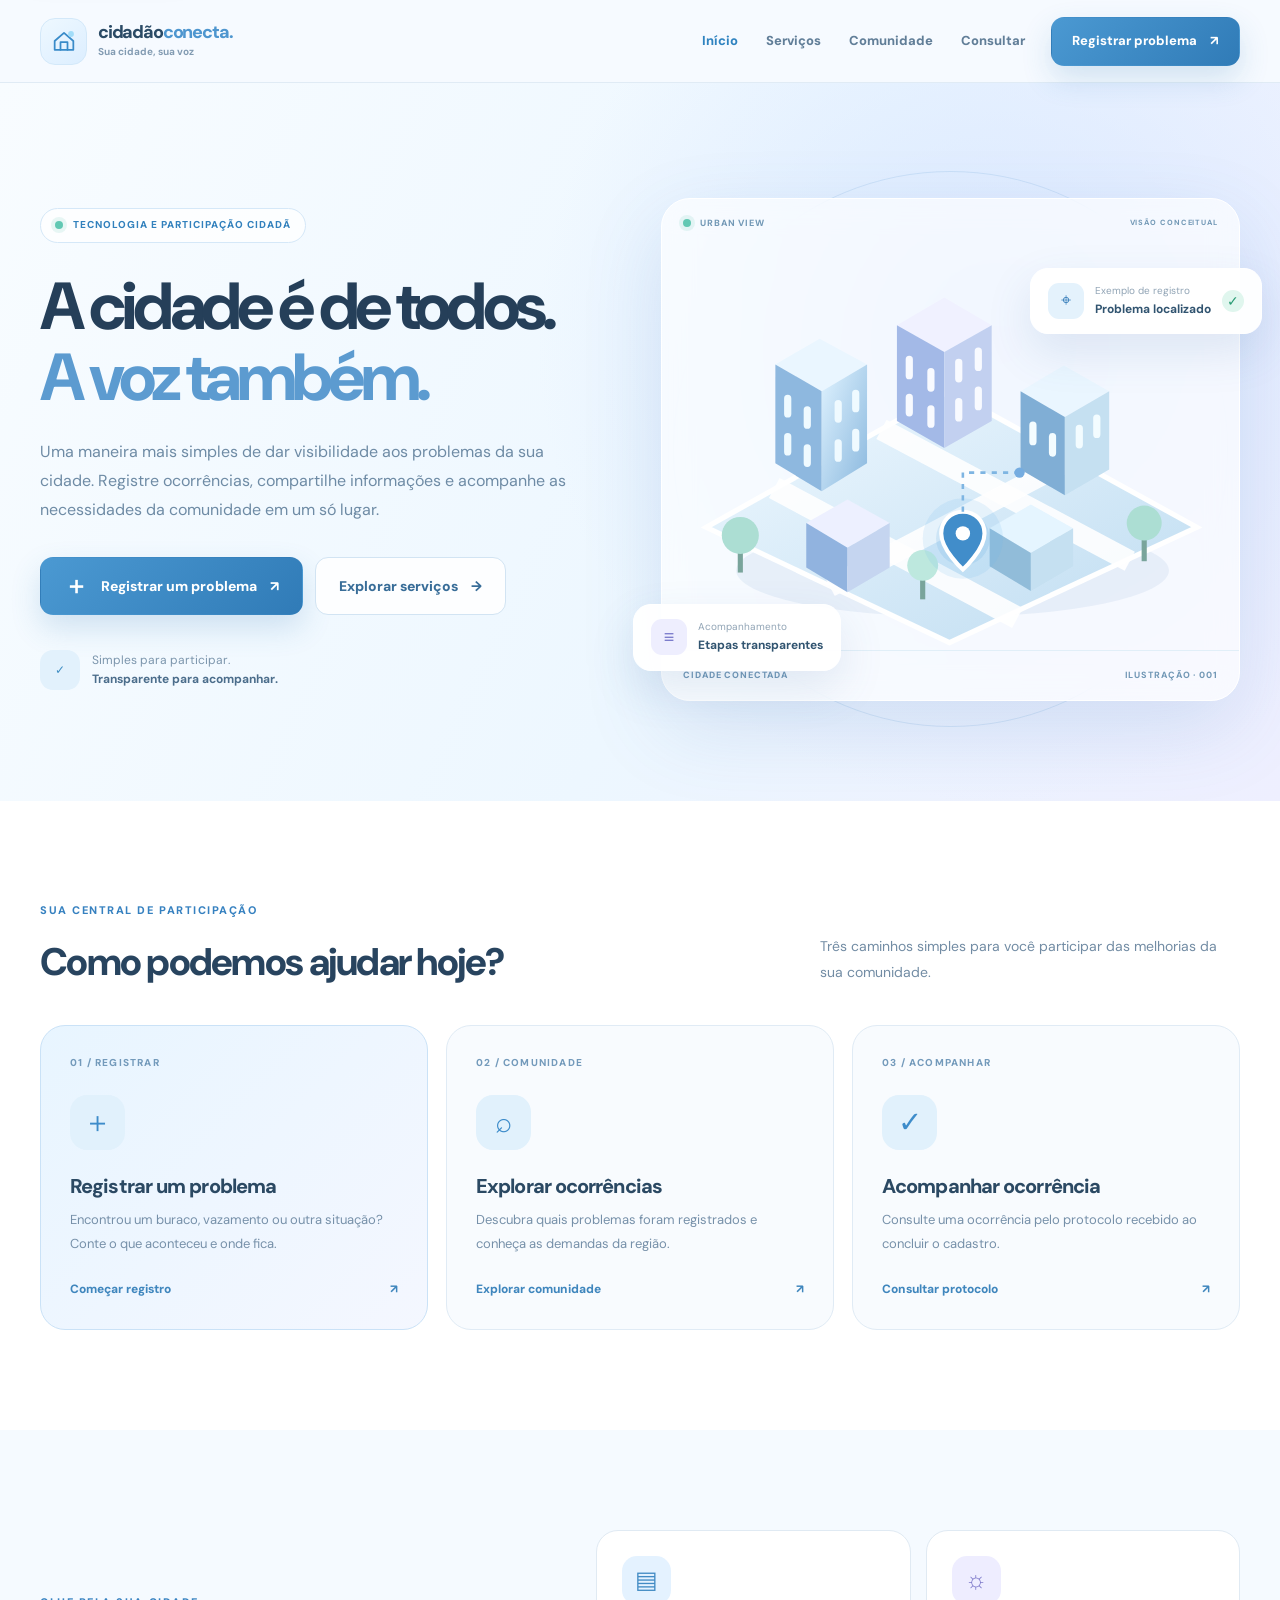
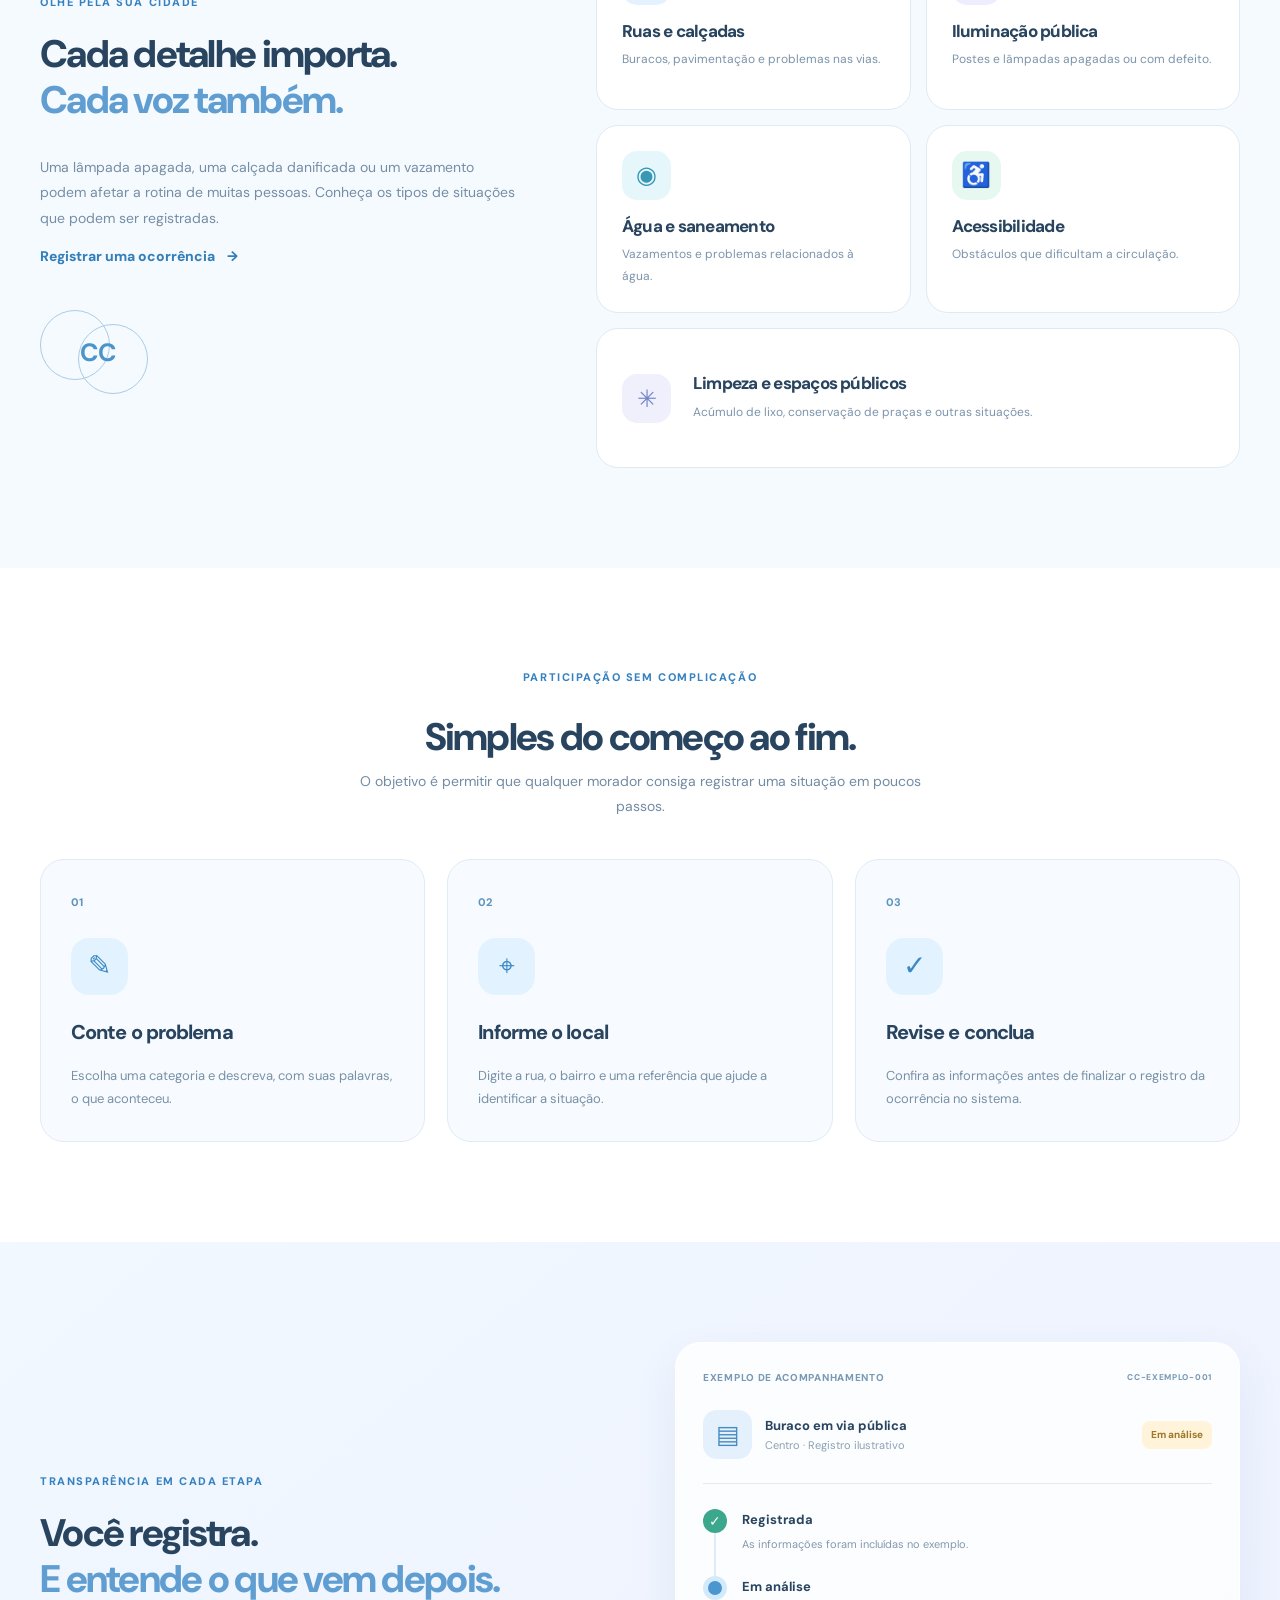
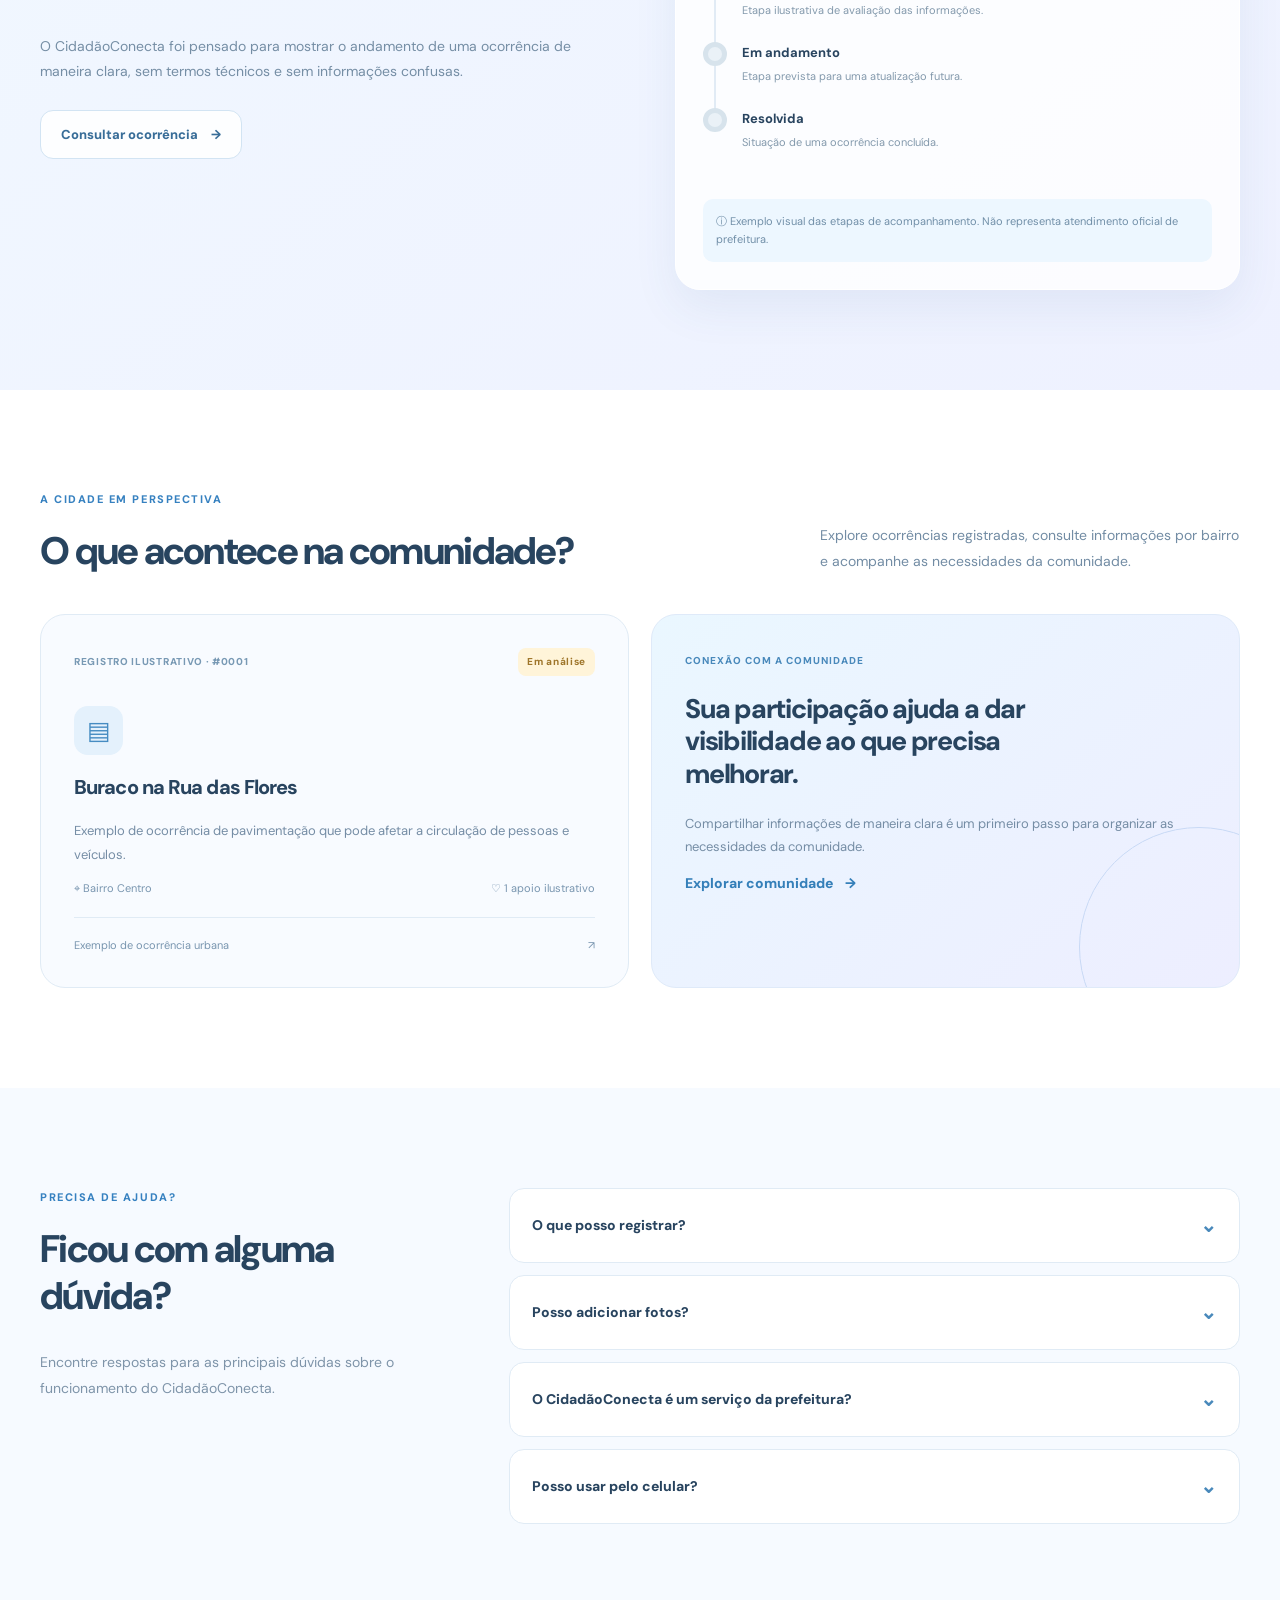
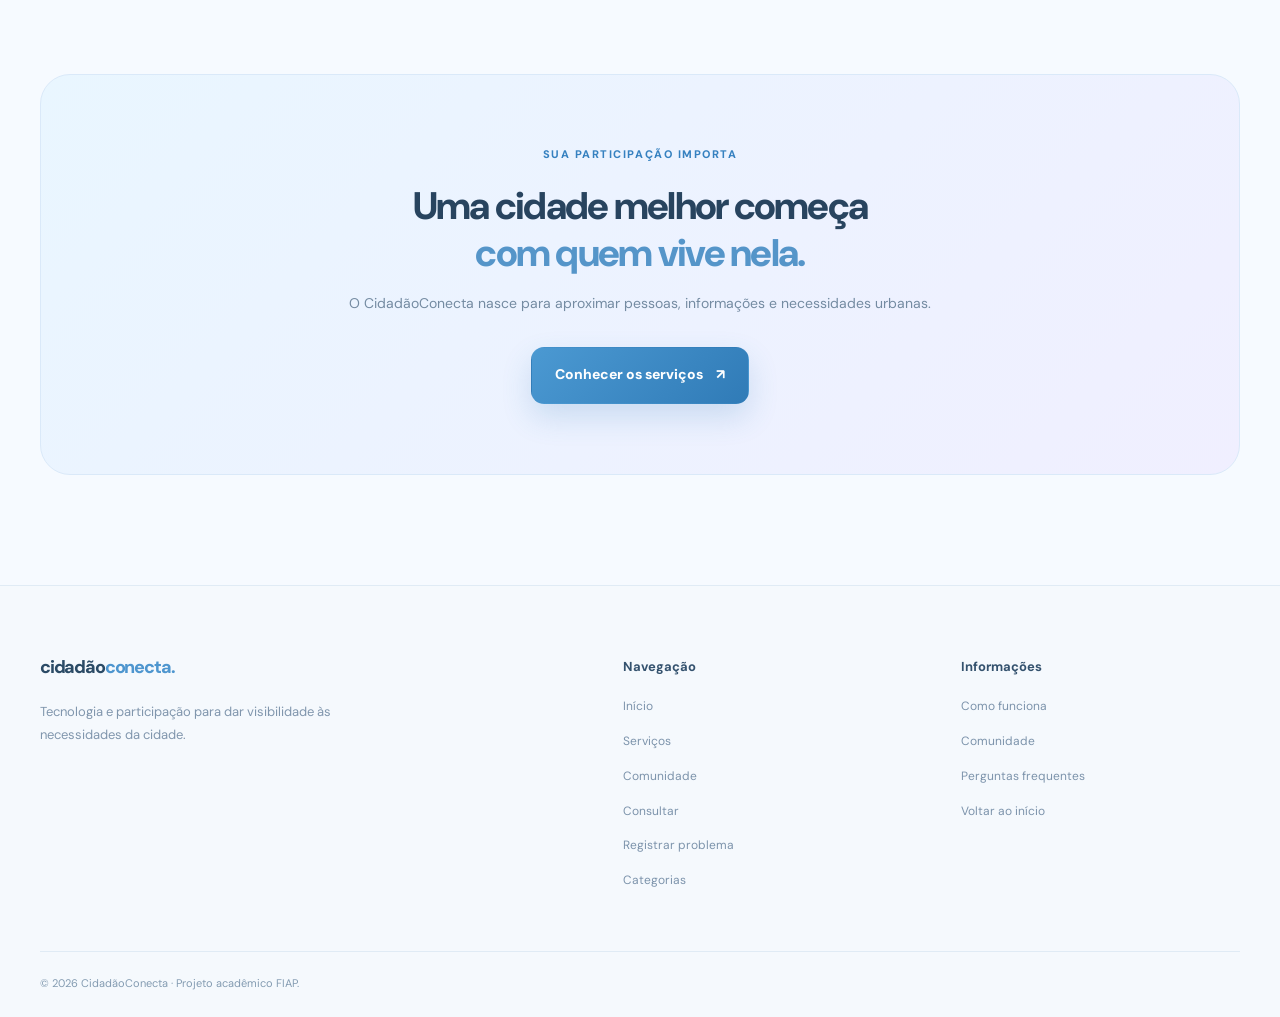
<file: frontend/index.html>
<!DOCTYPE html>
<html lang="pt-BR">

<head>
  <meta charset="UTF-8">
  <meta name="viewport" content="width=device-width, initial-scale=1">

  <meta name="theme-color" content="#f5f9ff">

  <meta
    name="description"
    content="CidadãoConecta. Sua cidade, sua voz. Registre problemas urbanos, consulte protocolos e acompanhe as necessidades da comunidade."
  >

  <title>CidadãoConecta | Sua cidade, sua voz</title>

  <!-- ESTILOS GLOBAIS -->
  <link rel="stylesheet" href="./CSS/style.css">

  <!-- NAVEGAÇÃO GLOBAL -->
  <script src="./JS/main.js" defer></script>
</head>

<body class="pagina-inicio">

  <a href="#conteudo" class="pular-conteudo">
    Pular para o conteúdo
  </a>

  <!-- ==========================================
       01 — CABEÇALHO GLOBAL
       ========================================== -->

  <header class="cabecalho" id="topo">

    <div class="container cabecalho-interno">

      <!-- LOGOTIPO -->

      <a
        href="./index.html"
        class="marca"
        aria-label="CidadãoConecta, página inicial"
      >
        <span class="marca-simbolo" aria-hidden="true">
          <svg width="28" height="28" viewBox="0 0 48 48" fill="none">
            <path
              d="M8 24L24 10L40 24V39H8V24Z"
              stroke="currentColor"
              stroke-width="3"
              stroke-linecap="round"
              stroke-linejoin="round"
            />
            <path
              d="M18 39V26H30V39"
              stroke="currentColor"
              stroke-width="3"
              stroke-linecap="round"
              stroke-linejoin="round"
            />
            <circle cx="36" cy="12" r="5" fill="#A2DDF9"/>
          </svg>
        </span>

        <span class="marca-texto">
          <strong>cidadão<span>conecta.</span></strong>
          <small>Sua cidade, sua voz</small>
        </span>
      </a>

      <!-- ======================================
           MENU DESKTOP — SEM DROPDOWN
           ====================================== -->

      <nav
        class="navegacao"
        aria-label="Menu principal"
      >
        <a
          href="./index.html"
          class="ativo"
          aria-current="page"
        >
          Início
        </a>

        <a href="./servicos.html">
          Serviços
        </a>

        <a href="./ocorrencias.html">
          Comunidade
        </a>

        <a href="./consultar.html">
          Consultar
        </a>
      </nav>

      <!-- BOTÃO PRINCIPAL -->

      <a
        href="./registrar.html"
        class="botao botao-primario botao-cabecalho"
      >
        Registrar problema
        <span aria-hidden="true">↗</span>
      </a>

      <!-- BOTÃO MENU MOBILE -->

      <button
        class="botao-menu"
        type="button"
        id="botaoMenu"
        aria-label="Abrir menu"
        aria-controls="menuMobile"
        aria-expanded="false"
      >
        <span></span>
        <span></span>
        <span></span>
      </button>

    </div>

    <!-- ======================================
         MENU MOBILE — SEM SUBMENU
         ====================================== -->

    <nav
      class="menu-mobile"
      id="menuMobile"
      aria-label="Menu para celular"
      hidden
    >
      <a href="./index.html" aria-current="page">
        Início
      </a>

      <a href="./servicos.html">
        Serviços
      </a>

      <a href="./ocorrencias.html">
        Comunidade
      </a>

      <a href="./consultar.html">
        Consultar
      </a>

      <a
        href="./registrar.html"
        class="menu-mobile-destaque"
      >
        Registrar problema
      </a>
    </nav>

  </header>

  <!-- ==========================================
       02 — CONTEÚDO PRINCIPAL
       ========================================== -->

  <main id="conteudo">

    <!-- ========================================
         APRESENTAÇÃO / HERO
         ======================================== -->

    <section class="hero">

      <div class="container hero-grid">

        <div class="hero-conteudo">

          <span class="etiqueta">
            <span class="etiqueta-ponto"></span>
            TECNOLOGIA E PARTICIPAÇÃO CIDADÃ
          </span>

          <h1>
            A cidade é de todos.
            <span>A voz também.</span>
          </h1>

          <p class="hero-descricao">
            Uma maneira mais simples de dar visibilidade
            aos problemas da sua cidade. Registre ocorrências,
            compartilhe informações e acompanhe as necessidades
            da comunidade em um só lugar.
          </p>

          <div class="hero-botoes">

            <a
              href="./registrar.html"
              class="botao botao-primario botao-grande"
            >
              <span class="botao-icone" aria-hidden="true">＋</span>
              Registrar um problema
              <span aria-hidden="true">↗</span>
            </a>

            <a
              href="./servicos.html"
              class="botao botao-secundario botao-grande"
            >
              Explorar serviços
              <span aria-hidden="true">→</span>
            </a>

          </div>

          <div class="hero-confiança">

            <span class="icone-confiança" aria-hidden="true">
              ✓
            </span>

            <span>
              Simples para participar.
              <strong>Transparente para acompanhar.</strong>
            </span>

          </div>

        </div>

        <!-- ====================================
             ILUSTRAÇÃO DA CIDADE
             ==================================== -->

        <div
          class="urban-visual"
          aria-label="Ilustração de uma cidade conectada"
        >

          <div class="urban-grade" aria-hidden="true"></div>
          <div class="urban-orbita" aria-hidden="true"></div>

          <div class="urban-painel">

            <div class="urban-painel-topo">
              <span>
                <i class="ponto-online"></i>
                URBAN VIEW
              </span>
              <small>VISÃO CONCEITUAL</small>
            </div>

            <svg
              class="cidade-ilustracao"
              width="560"
              height="390"
              viewBox="0 0 560 390"
              role="img"
              aria-label="Prédios, ruas, árvores e marcador de ocorrência"
              xmlns="http://www.w3.org/2000/svg"
            >

              <defs>
                <linearGradient
                  id="baseCidade"
                  x1="0"
                  y1="0"
                  x2="1"
                  y2="1"
                >
                  <stop offset="0%" stop-color="#F0F9FF"/>
                  <stop offset="100%" stop-color="#BEDCF1"/>
                </linearGradient>

                <linearGradient
                  id="predioAzul"
                  x1="0"
                  y1="0"
                  x2="1"
                  y2="1"
                >
                  <stop offset="0%" stop-color="#E0F3FF"/>
                  <stop offset="100%" stop-color="#8AB8DE"/>
                </linearGradient>
              </defs>

              <!-- BASE DA CIDADE -->

              <ellipse
                cx="282"
                cy="313"
                rx="210"
                ry="45"
                fill="#9EBEDB"
                opacity=".18"
              />

              <path
                d="M43 271L279 139L519 271L279 383Z"
                fill="url(#baseCidade)"
                stroke="#FFFFFF"
                stroke-width="5"
              />

              <!-- RUAS -->

              <path
                d="M109 233L345 359"
                stroke="#FFFFFF"
                stroke-width="22"
                opacity=".9"
              />

              <path
                d="M213 176L454 304"
                stroke="#FFFFFF"
                stroke-width="21"
                opacity=".9"
              />

              <path
                d="M163 329L400 204"
                stroke="#FFFFFF"
                stroke-width="20"
                opacity=".9"
              />

              <!-- PRÉDIO ESQUERDO -->

              <g>
                <path
                  d="M110 113L153 88L199 113L155 139Z"
                  fill="#EAF6FF"
                />

                <path
                  d="M110 113L155 139V236L110 209Z"
                  fill="#8EB8DF"
                />

                <path
                  d="M155 139L199 113V209L155 236Z"
                  fill="url(#predioAzul)"
                />

                <g
                  stroke="#EFFAFF"
                  stroke-width="7"
                  stroke-linecap="round"
                >
                  <path d="M122 146V161M141 157V172"/>
                  <path d="M122 183V198M141 194V209"/>
                  <path d="M171 151V166M188 141V156"/>
                  <path d="M171 189V204M188 179V194"/>
                </g>
              </g>

              <!-- PRÉDIO CENTRAL -->

              <g>
                <path
                  d="M228 75L274 48L320 75L274 101Z"
                  fill="#F0F1FF"
                />

                <path
                  d="M228 75L274 101V194L228 168Z"
                  fill="#A3B9E7"
                />

                <path
                  d="M274 101L320 75V168L274 194Z"
                  fill="#C2D0F0"
                />

                <g
                  stroke="#F8FAFF"
                  stroke-width="7"
                  stroke-linecap="round"
                >
                  <path d="M240 108V124M261 120V136"/>
                  <path d="M240 145V160M261 156V171"/>
                  <path d="M288 111V127M307 100V116"/>
                  <path d="M288 149V165M307 138V154"/>
                </g>
              </g>

              <!-- PRÉDIO DIREITO -->

              <g>
                <path
                  d="M348 139L390 114L434 139L391 164Z"
                  fill="#EAF6FF"
                />

                <path
                  d="M348 139L391 164V240L348 215Z"
                  fill="#80AED5"
                />

                <path
                  d="M391 164L434 139V215L391 240Z"
                  fill="#C5E0F1"
                />

                <g
                  stroke="#F3FCFF"
                  stroke-width="7"
                  stroke-linecap="round"
                >
                  <path d="M360 172V188M379 183V199"/>
                  <path d="M405 175V191M422 165V181"/>
                </g>
              </g>

              <!-- CASAS -->

              <g>
                <path
                  d="M140 267L180 244L221 267L180 291Z"
                  fill="#EDF0FF"
                />

                <path
                  d="M140 267L180 291V334L140 310Z"
                  fill="#91B3DF"
                />

                <path
                  d="M180 291L221 267V310L180 334Z"
                  fill="#C5D5F0"
                />

                <path
                  d="M318 272L358 249L399 272L358 296Z"
                  fill="#E5F5FF"
                />

                <path
                  d="M318 272L358 296V333L318 309Z"
                  fill="#91BCD9"
                />

                <path
                  d="M358 296L399 272V309L358 333Z"
                  fill="#C5E0F1"
                />
              </g>

              <!-- ÁRVORES -->

              <g stroke="#79A49B" stroke-width="5">
                <path d="M76 287V315"/>
                <path d="M468 275V304"/>
                <path d="M253 317V341"/>
              </g>

              <circle cx="76" cy="279" r="18" fill="#ACDED3"/>
              <circle cx="468" cy="267" r="17" fill="#ACDED3"/>
              <circle cx="253" cy="308" r="15" fill="#BDE8DE"/>

              <!-- MARCADOR DE OCORRÊNCIA -->

              <circle
                cx="292"
                cy="282"
                r="39"
                fill="#6CB2EB"
                opacity=".15"
              />

              <circle
                cx="292"
                cy="282"
                r="26"
                fill="#5DA6DF"
                opacity=".18"
              />

              <path
                d="M292 256C280 256 271 265 271 277
                   C271 293 292 312 292 312
                   C292 312 313 293 313 277
                   C313 265 304 256 292 256Z"
                fill="#418DCA"
                stroke="#FFFFFF"
                stroke-width="4"
              />

              <circle cx="292" cy="277" r="7" fill="#FFFFFF"/>

              <path
                d="M292 256V218H347"
                stroke="#7EB5E2"
                stroke-width="2.5"
                stroke-dasharray="5 6"
                fill="none"
              />

              <circle cx="347" cy="218" r="5" fill="#75ACE0"/>

            </svg>

            <div class="urban-painel-base">
              <span>CIDADE CONECTADA</span>
              <span>ILUSTRAÇÃO · 001</span>
            </div>

          </div>

          <!-- CARTÃO FLUTUANTE SUPERIOR -->

          <div class="cartao-flutuante flutuante-superior">

            <span
              class="flutuante-icone azul"
              aria-hidden="true"
            >
              ⌖
            </span>

            <span>
              <small>Exemplo de registro</small>
              <strong>Problema localizado</strong>
            </span>

            <span
              class="flutuante-check"
              aria-hidden="true"
            >
              ✓
            </span>

          </div>

          <!-- CARTÃO FLUTUANTE INFERIOR -->

          <div class="cartao-flutuante flutuante-inferior">

            <span
              class="flutuante-icone lilas"
              aria-hidden="true"
            >
              ≡
            </span>

            <span>
              <small>Acompanhamento</small>
              <strong>Etapas transparentes</strong>
            </span>

          </div>

        </div>

      </div>

    </section>

    <!-- ========================================
         03 — SERVIÇOS
         ======================================== -->

    <section class="secao servicos" id="servicos">

      <div class="container">

        <div class="cabecalho-secao">

          <div>
            <span class="sobretitulo">
              SUA CENTRAL DE PARTICIPAÇÃO
            </span>

            <h2>
              Como podemos ajudar hoje?
            </h2>
          </div>

          <p>
            Três caminhos simples para você participar
            das melhorias da sua comunidade.
          </p>

        </div>

        <div class="grade-servicos">

          <!-- REGISTRAR -->

          <a
            href="./registrar.html"
            class="servico-card servico-destaque"
          >
            <span class="servico-numero">
              01 / REGISTRAR
            </span>

            <span
              class="servico-icone"
              aria-hidden="true"
            >
              ＋
            </span>

            <h3>Registrar um problema</h3>

            <p>
              Encontrou um buraco, vazamento ou outra situação?
              Conte o que aconteceu e onde fica.
            </p>

            <span class="servico-rodape">
              <span>Começar registro</span>
              <span aria-hidden="true">↗</span>
            </span>
          </a>

          <!-- COMUNIDADE -->

          <a
            href="./ocorrencias.html"
            class="servico-card"
          >
            <span class="servico-numero">
              02 / COMUNIDADE
            </span>

            <span
              class="servico-icone"
              aria-hidden="true"
            >
              ⌕
            </span>

            <h3>Explorar ocorrências</h3>

            <p>
              Descubra quais problemas foram registrados
              e conheça as demandas da região.
            </p>

            <span class="servico-rodape">
              <span>Explorar comunidade</span>
              <span aria-hidden="true">↗</span>
            </span>
          </a>

          <!-- CONSULTAR -->

          <a
            href="./consultar.html"
            class="servico-card"
          >
            <span class="servico-numero">
              03 / ACOMPANHAR
            </span>

            <span
              class="servico-icone"
              aria-hidden="true"
            >
              ✓
            </span>

            <h3>Acompanhar ocorrência</h3>

            <p>
              Consulte uma ocorrência pelo protocolo
              recebido ao concluir o cadastro.
            </p>

            <span class="servico-rodape">
              <span>Consultar protocolo</span>
              <span aria-hidden="true">↗</span>
            </span>
          </a>

        </div>

      </div>

    </section>

    <!-- ========================================
         04 — CATEGORIAS
         ======================================== -->

    <section class="secao categorias" id="categorias">

      <div class="container categorias-layout">

        <div class="categorias-apresentacao">

          <span class="sobretitulo">
            OLHE PELA SUA CIDADE
          </span>

          <h2>
            Cada detalhe importa.
            <span>Cada voz também.</span>
          </h2>

          <p>
            Uma lâmpada apagada, uma calçada danificada
            ou um vazamento podem afetar a rotina
            de muitas pessoas. Conheça os tipos
            de situações que podem ser registradas.
          </p>

          <a
            href="./registrar.html"
            class="link-texto"
          >
            Registrar uma ocorrência
            <span aria-hidden="true">→</span>
          </a>

          <div
            class="categorias-decoracao"
            aria-hidden="true"
          >
            <span></span>
            <span></span>
            <b>CC</b>
          </div>

        </div>

        <div class="grade-categorias">

          <!-- RUAS E CALÇADAS -->

          <article class="categoria-card">
            <span
              class="categoria-icone categoria-azul"
              aria-hidden="true"
            >
              ▤
            </span>

            <h3>Ruas e calçadas</h3>

            <p>
              Buracos, pavimentação e problemas nas vias.
            </p>
          </article>

          <!-- ILUMINAÇÃO PÚBLICA -->

          <article class="categoria-card">
            <span
              class="categoria-icone categoria-lilas"
              aria-hidden="true"
            >
              ☼
            </span>

            <h3>Iluminação pública</h3>

            <p>
              Postes e lâmpadas apagadas ou com defeito.
            </p>
          </article>

          <!-- ÁGUA E SANEAMENTO -->

          <article class="categoria-card">
            <span
              class="categoria-icone categoria-ciano"
              aria-hidden="true"
            >
              ◉
            </span>

            <h3>Água e saneamento</h3>

            <p>
              Vazamentos e problemas relacionados à água.
            </p>
          </article>

          <!-- ACESSIBILIDADE -->

          <article class="categoria-card">
            <span
              class="categoria-icone categoria-verde"
              aria-hidden="true"
            >
              ♿
            </span>

            <h3>Acessibilidade</h3>

            <p>
              Obstáculos que dificultam a circulação.
            </p>
          </article>

          <!-- LIMPEZA URBANA -->

          <article class="categoria-card categoria-larga">
            <span
              class="categoria-icone categoria-perola"
              aria-hidden="true"
            >
              ✳
            </span>

            <div>
              <h3>Limpeza e espaços públicos</h3>

              <p>
                Acúmulo de lixo, conservação de praças
                e outras situações.
              </p>
            </div>
          </article>

        </div>

      </div>

    </section>

    <!-- ========================================
         05 — COMO FUNCIONA
         ======================================== -->

    <section
      class="secao funcionamento"
      id="como-funciona"
    >

      <div class="container">

        <div class="cabecalho-secao centralizado">

          <span class="sobretitulo">
            PARTICIPAÇÃO SEM COMPLICAÇÃO
          </span>

          <h2>
            Simples do começo ao fim.
          </h2>

          <p>
            O objetivo é permitir que qualquer morador
            consiga registrar uma situação em poucos passos.
          </p>

        </div>

        <div class="grade-etapas">

          <!-- ETAPA 01 -->

          <article class="etapa-card">
            <span class="etapa-numero">01</span>

            <div class="etapa-icone" aria-hidden="true">
              ✎
            </div>

            <h3>Conte o problema</h3>

            <p>
              Escolha uma categoria e descreva,
              com suas palavras, o que aconteceu.
            </p>
          </article>

          <!-- ETAPA 02 -->

          <article class="etapa-card">
            <span class="etapa-numero">02</span>

            <div class="etapa-icone" aria-hidden="true">
              ⌖
            </div>

            <h3>Informe o local</h3>

            <p>
              Digite a rua, o bairro e uma referência
              que ajude a identificar a situação.
            </p>
          </article>

          <!-- ETAPA 03 -->

          <article class="etapa-card">
            <span class="etapa-numero">03</span>

            <div class="etapa-icone" aria-hidden="true">
              ✓
            </div>

            <h3>Revise e conclua</h3>

            <p>
              Confira as informações antes de finalizar
              o registro da ocorrência no sistema.
            </p>
          </article>

        </div>

      </div>

    </section>

    <!-- ========================================
         06 — ACOMPANHAMENTO
         ======================================== -->

    <section
      class="secao acompanhamento"
      id="acompanhamento"
    >

      <div class="container acompanhamento-layout">

        <div class="acompanhamento-texto">

          <span class="sobretitulo">
            TRANSPARÊNCIA EM CADA ETAPA
          </span>

          <h2>
            Você registra.
            <span>E entende o que vem depois.</span>
          </h2>

          <p>
            O CidadãoConecta foi pensado para mostrar
            o andamento de uma ocorrência de maneira clara,
            sem termos técnicos e sem informações confusas.
          </p>

          <a
            href="./consultar.html"
            class="botao botao-secundario"
          >
            Consultar ocorrência
            <span aria-hidden="true">→</span>
          </a>

        </div>

        <!-- EXEMPLO DE ACOMPANHAMENTO -->

        <div class="painel-acompanhamento">

          <div class="painel-topo">
            <span>EXEMPLO DE ACOMPANHAMENTO</span>
            <small>CC-EXEMPLO-001</small>
          </div>

          <div class="ocorrencia-cabecalho">

            <span
              class="ocorrencia-simbolo"
              aria-hidden="true"
            >
              ▤
            </span>

            <div>
              <strong>Buraco em via pública</strong>
              <small>Centro · Registro ilustrativo</small>
            </div>

            <span class="status status-analise">
              Em análise
            </span>

          </div>

          <ol class="linha-tempo">

            <li class="concluida">
              <span
                class="marcador"
                aria-hidden="true"
              >
                ✓
              </span>

              <div>
                <strong>Registrada</strong>
                <p>
                  As informações foram incluídas no exemplo.
                </p>
              </div>
            </li>

            <li class="atual">
              <span
                class="marcador"
                aria-hidden="true"
              ></span>

              <div>
                <strong>Em análise</strong>
                <p>
                  Etapa ilustrativa de avaliação das informações.
                </p>
              </div>
            </li>

            <li>
              <span
                class="marcador"
                aria-hidden="true"
              ></span>

              <div>
                <strong>Em andamento</strong>
                <p>
                  Etapa prevista para uma atualização futura.
                </p>
              </div>
            </li>

            <li>
              <span
                class="marcador"
                aria-hidden="true"
              ></span>

              <div>
                <strong>Resolvida</strong>
                <p>
                  Situação de uma ocorrência concluída.
                </p>
              </div>
            </li>

          </ol>

          <div class="painel-aviso">
            ⓘ Exemplo visual das etapas de acompanhamento.
            Não representa atendimento oficial de prefeitura.
          </div>

        </div>

      </div>

    </section>

    <!-- ========================================
         07 — COMUNIDADE
         ======================================== -->

    <section
      class="secao comunidade"
      id="comunidade"
    >

      <div class="container">

        <div class="cabecalho-secao">

          <div>
            <span class="sobretitulo">
              A CIDADE EM PERSPECTIVA
            </span>

            <h2>
              O que acontece na comunidade?
            </h2>
          </div>

          <p>
            Explore ocorrências registradas, consulte
            informações por bairro e acompanhe as
            necessidades da comunidade.
          </p>

        </div>

        <div class="comunidade-grade">

          <!-- REGISTRO ILUSTRATIVO -->

          <article class="registro-card">

            <div class="registro-topo">

              <span>
                REGISTRO ILUSTRATIVO · #0001
              </span>

              <span class="status status-analise">
                Em análise
              </span>

            </div>

            <div
              class="registro-icone"
              aria-hidden="true"
            >
              ▤
            </div>

            <h3>
              Buraco na Rua das Flores
            </h3>

            <p>
              Exemplo de ocorrência de pavimentação
              que pode afetar a circulação de pessoas
              e veículos.
            </p>

            <div class="registro-informacoes">
              <span>⌖ Bairro Centro</span>
              <span>♡ 1 apoio ilustrativo</span>
            </div>

            <div class="registro-rodape">

              <span>
                Exemplo de ocorrência urbana
              </span>

              <span aria-hidden="true">↗</span>

            </div>

          </article>

          <!-- DESTAQUE DA COMUNIDADE -->

          <div class="comunidade-destaque">

            <span class="destaque-etiqueta">
              CONEXÃO COM A COMUNIDADE
            </span>

            <h3>
              Sua participação ajuda a dar
              visibilidade ao que precisa melhorar.
            </h3>

            <p>
              Compartilhar informações de maneira clara
              é um primeiro passo para organizar
              as necessidades da comunidade.
            </p>

            <a
              href="./ocorrencias.html"
              class="link-texto"
            >
              Explorar comunidade
              <span aria-hidden="true">→</span>
            </a>

            <div
              class="destaque-circulo"
              aria-hidden="true"
            ></div>

          </div>

        </div>

      </div>

    </section>

    <!-- ========================================
         08 — PERGUNTAS FREQUENTES
         ======================================== -->

    <section
      class="secao perguntas"
      id="duvidas"
    >

      <div class="container perguntas-layout">

        <div class="perguntas-intro">

          <span class="sobretitulo">
            PRECISA DE AJUDA?
          </span>

          <h2>
            Ficou com alguma dúvida?
          </h2>

          <p>
            Encontre respostas para as principais dúvidas
            sobre o funcionamento do CidadãoConecta.
          </p>

        </div>

        <div class="perguntas-lista">

          <!-- PERGUNTA 01 -->

          <details class="pergunta-item">

            <summary>
              O que posso registrar?
              <span aria-hidden="true">⌄</span>
            </summary>

            <p>
              No CidadãoConecta, você pode registrar situações
              que afetam a infraestrutura e a qualidade de vida
              da comunidade, como buracos em vias públicas,
              falhas na iluminação, vazamentos, problemas de
              acessibilidade e acúmulo de resíduos.

              Basta selecionar a categoria, descrever o problema
              e informar sua localização.
            </p>

          </details>

          <!-- PERGUNTA 02 -->

          <details class="pergunta-item">

            <summary>
              Posso adicionar fotos?
              <span aria-hidden="true">⌄</span>
            </summary>

            <p>
              Sim. Você pode selecionar até três imagens para
              ilustrar a ocorrência durante o preenchimento.

              Atualmente, as imagens são exibidas para
              conferência, mas ainda não são armazenadas
              no servidor.
            </p>

          </details>

          <!-- PERGUNTA 03 -->

          <details class="pergunta-item">

            <summary>
              O CidadãoConecta é um serviço da prefeitura?
              <span aria-hidden="true">⌄</span>
            </summary>

            <p>
              O CidadãoConecta é uma plataforma independente,
              desenvolvida como projeto acadêmico de tecnologia
              e participação cidadã.

              Os registros são armazenados no sistema para
              consulta e acompanhamento, mas não são encaminhados
              automaticamente à prefeitura ou a outros
              órgãos públicos.
            </p>

          </details>

          <!-- PERGUNTA 04 -->

          <details class="pergunta-item">

            <summary>
              Posso usar pelo celular?
              <span aria-hidden="true">⌄</span>
            </summary>

            <p>
              Sim. A plataforma possui um layout responsivo,
              desenvolvido para oferecer uma experiência
              acessível em computadores, tablets e smartphones.

              O acesso depende da disponibilidade do servidor
              do projeto.
            </p>

          </details>

        </div>

      </div>

    </section>

    <!-- ========================================
         09 — CHAMADA FINAL
         ======================================== -->

    <section class="chamada-final">

      <div class="container">

        <div class="chamada-painel">

          <span class="sobretitulo">
            SUA PARTICIPAÇÃO IMPORTA
          </span>

          <h2>
            Uma cidade melhor começa
            <span>com quem vive nela.</span>
          </h2>

          <p>
            O CidadãoConecta nasce para aproximar
            pessoas, informações e necessidades urbanas.
          </p>

          <a
            href="./servicos.html"
            class="botao botao-primario botao-grande"
          >
            Conhecer os serviços
            <span aria-hidden="true">↗</span>
          </a>

        </div>

      </div>

    </section>

  </main>

  <!-- ==========================================
       10 — RODAPÉ
       ========================================== -->

  <footer class="rodape">

    <div class="container">

      <div class="rodape-principal">

        <!-- MARCA -->

        <div class="rodape-marca">

          <strong>
            cidadão<span>conecta.</span>
          </strong>

          <p>
            Tecnologia e participação para dar
            visibilidade às necessidades da cidade.
          </p>

        </div>

        <!-- NAVEGAÇÃO -->

        <div class="rodape-links">

          <strong>Navegação</strong>

          <a href="./index.html">
            Início
          </a>

          <a href="./servicos.html">
            Serviços
          </a>

          <a href="./ocorrencias.html">
            Comunidade
          </a>

          <a href="./consultar.html">
            Consultar
          </a>

          <a href="./registrar.html">
            Registrar problema
          </a>

          <a href="#categorias">
            Categorias
          </a>

        </div>

        <!-- INFORMAÇÕES -->

        <div class="rodape-links">

          <strong>Informações</strong>

          <a href="#como-funciona">
            Como funciona
          </a>

          <a href="#comunidade">
            Comunidade
          </a>

          <a href="#duvidas">
            Perguntas frequentes
          </a>

          <a href="#topo">
            Voltar ao início
          </a>

        </div>

      </div>

      <div class="rodape-inferior">

        <span>
          © 2026 CidadãoConecta · Projeto acadêmico FIAP.
        </span>

      </div>

    </div>

  </footer>

</body>
</html>
</file>
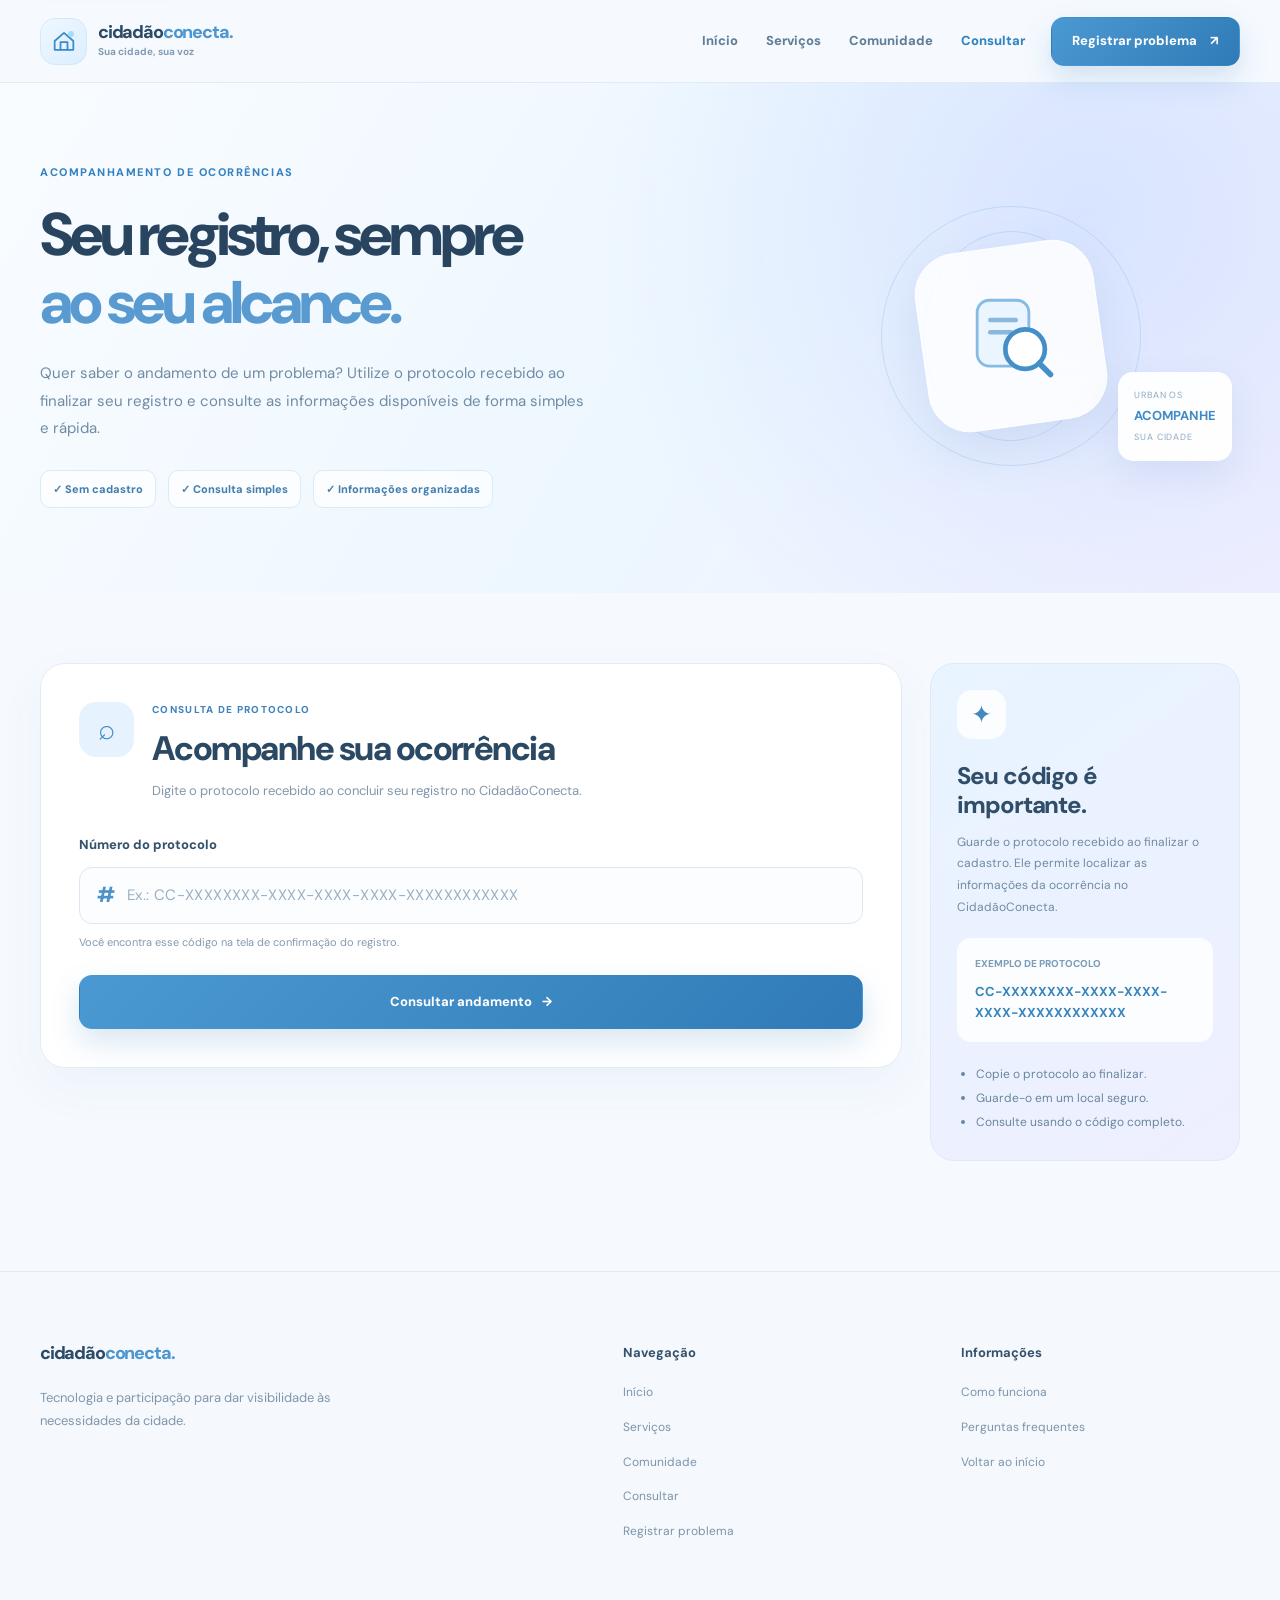
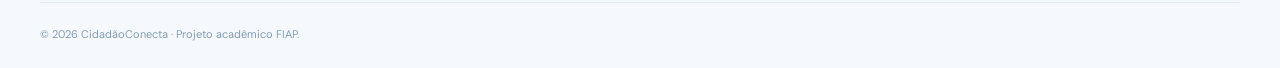
<file: frontend/consultar.html>
<!DOCTYPE html>
<html lang="pt-BR">

<head>
  <meta charset="UTF-8">
  <meta
    name="viewport"
    content="width=device-width, initial-scale=1.0"
  >
  <meta name="theme-color" content="#f5f9ff">

  <meta
    name="description"
    content="Consulte uma ocorrência do CidadãoConecta pelo protocolo e visualize seus detalhes."
  >

  <title>Consultar ocorrência | CidadãoConecta</title>

  <!-- ESTILOS -->
  <link rel="stylesheet" href="./CSS/style.css">
  <link rel="stylesheet" href="./CSS/consultar.css">

  <!-- JAVASCRIPT -->
  <script src="./JS/main.js" defer></script>
  <script src="./JS/consultar.js" defer></script>
</head>

<body class="pagina-consultar">

  <!-- ACESSIBILIDADE -->

  <a href="#conteudo" class="pular-conteudo">
    Pular para o conteúdo
  </a>

  <!-- ==========================================
       01 — CABEÇALHO GLOBAL
       ========================================== -->

  <header class="cabecalho" id="topo">

    <div class="container cabecalho-interno">

      <!-- LOGOTIPO -->

      <a
        href="./index.html"
        class="marca"
        aria-label="CidadãoConecta, página inicial"
      >

        <span
          class="marca-simbolo"
          aria-hidden="true"
        >
          <svg
            width="28"
            height="28"
            viewBox="0 0 48 48"
            fill="none"
          >
            <path
              d="M8 24L24 10L40 24V39H8V24Z"
              stroke="currentColor"
              stroke-width="3"
              stroke-linecap="round"
              stroke-linejoin="round"
            />

            <path
              d="M18 39V26H30V39"
              stroke="currentColor"
              stroke-width="3"
              stroke-linecap="round"
              stroke-linejoin="round"
            />

            <circle
              cx="36"
              cy="12"
              r="5"
              fill="#A2DDF9"
            />
          </svg>
        </span>

        <span class="marca-texto">
          <strong>
            cidadão<span>conecta.</span>
          </strong>
          <small>Sua cidade, sua voz</small>
        </span>

      </a>

      <!-- MENU DESKTOP -->

      <nav
        class="navegacao"
        aria-label="Menu principal"
      >

        <a href="./index.html">
          Início
        </a>

        <a href="./servicos.html">
          Serviços
        </a>

        <a href="./ocorrencias.html">
          Comunidade
        </a>

        <a
          href="./consultar.html"
          class="ativo"
          aria-current="page"
        >
          Consultar
        </a>

      </nav>

      <!-- BOTÃO REGISTRAR -->

      <a
        href="./registrar.html"
        class="botao botao-primario botao-cabecalho"
      >
        Registrar problema
        <span aria-hidden="true">↗</span>
      </a>

      <!-- BOTÃO MENU MOBILE -->

      <button
        type="button"
        class="botao-menu"
        id="botaoMenu"
        aria-label="Abrir menu"
        aria-controls="menuMobile"
        aria-expanded="false"
      >
        <span></span>
        <span></span>
        <span></span>
      </button>

    </div>

    <!-- MENU MOBILE -->

    <nav
      class="menu-mobile"
      id="menuMobile"
      aria-label="Menu para celular"
      hidden
    >

      <a href="./index.html">
        Início
      </a>

      <a href="./servicos.html">
        Serviços
      </a>

      <a href="./ocorrencias.html">
        Comunidade
      </a>

      <a
        href="./consultar.html"
        aria-current="page"
      >
        Consultar
      </a>

      <a
        href="./registrar.html"
        class="menu-mobile-destaque"
      >
        Registrar problema
      </a>

    </nav>

  </header>

  <!-- ==========================================
       02 — CONTEÚDO PRINCIPAL
       ========================================== -->

  <main id="conteudo">

    <!-- BANNER -->

    <section class="consulta-hero">

      <div class="container consulta-hero-grid">

        <div class="consulta-hero-texto">

          <span class="sobretitulo">
            ACOMPANHAMENTO DE OCORRÊNCIAS
          </span>

          <h1>
            Seu registro, sempre
            <span>ao seu alcance.</span>
          </h1>

          <p>
            Quer saber o andamento de um problema?
            Utilize o protocolo recebido ao finalizar
            seu registro e consulte as informações
            disponíveis de forma simples e rápida.
          </p>

          <div class="consulta-beneficios">
            <span>✓ Sem cadastro</span>
            <span>✓ Consulta simples</span>
            <span>✓ Informações organizadas</span>
          </div>

        </div>

        <!-- ILUSTRAÇÃO -->

        <div
          class="consulta-ilustracao"
          aria-hidden="true"
        >

          <div
            class="consulta-orbita consulta-orbita-um"
          ></div>

          <div
            class="consulta-orbita consulta-orbita-dois"
          ></div>

          <div class="consulta-icone-grande">

            <svg
              width="94"
              height="94"
              viewBox="0 0 100 100"
              fill="none"
            >

              <rect
                x="14"
                y="12"
                width="55"
                height="70"
                rx="13"
                fill="#EAF5FF"
                stroke="#86BBE4"
                stroke-width="3"
              />

              <path
                d="M28 33H55"
                stroke="#89B8DC"
                stroke-width="5"
                stroke-linecap="round"
              />

              <path
                d="M28 46H50"
                stroke="#89B8DC"
                stroke-width="5"
                stroke-linecap="round"
              />

              <circle
                cx="65"
                cy="64"
                r="21"
                fill="#FFFFFF"
                stroke="#448FC8"
                stroke-width="5"
              />

              <path
                d="M80 79L92 91"
                stroke="#448FC8"
                stroke-width="6"
                stroke-linecap="round"
              />

            </svg>

          </div>

          <div class="consulta-selo">
            <small>URBAN OS</small>
            <strong>ACOMPANHE</strong>
            <span>SUA CIDADE</span>
          </div>

        </div>

      </div>

    </section>

    <!-- ==========================================
         03 — CONSULTA DE PROTOCOLO
         ========================================== -->

    <section
      class="consulta-conteudo"
      aria-labelledby="tituloConsulta"
    >

      <div class="container consulta-layout">

        <div class="consulta-coluna-principal">

          <div class="consulta-painel">

            <div class="consulta-painel-cabecalho">

              <span
                class="consulta-painel-icone"
                aria-hidden="true"
              >
                ⌕
              </span>

              <div>

                <span class="consulta-etiqueta">
                  CONSULTA DE PROTOCOLO
                </span>

                <h2 id="tituloConsulta">
                  Acompanhe sua ocorrência
                </h2>

                <p>
                  Digite o protocolo recebido ao
                  concluir seu registro no CidadãoConecta.
                </p>

              </div>

            </div>

            <!-- FORMULÁRIO -->

            <form
              id="formConsulta"
              novalidate
            >

              <label for="protocolo">
                Número do protocolo
              </label>

              <div class="consulta-campo">

                <span aria-hidden="true">
                  #
                </span>

                <input
                  type="text"
                  id="protocolo"
                  name="protocolo"
                  placeholder="Ex.: CC-XXXXXXXX-XXXX-XXXX-XXXX-XXXXXXXXXXXX"
                  autocomplete="off"
                  autocapitalize="characters"
                  spellcheck="false"
                  maxlength="80"
                  aria-describedby="ajudaProtocolo"
                  required
                >

              </div>

              <p
                class="consulta-campo-ajuda"
                id="ajudaProtocolo"
              >
                Você encontra esse código na tela
                de confirmação do registro.
              </p>

              <!-- MENSAGEM DE ERRO -->

              <div
                id="mensagemConsulta"
                class="consulta-mensagem"
                role="status"
                aria-live="polite"
                hidden
              ></div>

              <!-- BOTÃO CONSULTAR -->

              <button
                type="submit"
                class="botao botao-primario consulta-botao"
              >
                Consultar andamento
                <span aria-hidden="true">→</span>
              </button>

            </form>

          </div>

        </div>

        <!-- COLUNA LATERAL -->

        <aside
          class="consulta-ajuda"
          aria-label="Orientações sobre a consulta"
        >

          <div class="consulta-ajuda-card">

            <span
              class="ajuda-icone-consulta"
              aria-hidden="true"
            >
              ✦
            </span>

            <h2>
              Seu código é importante.
            </h2>

            <p>
              Guarde o protocolo recebido ao finalizar
              o cadastro. Ele permite localizar
              as informações da ocorrência
              no CidadãoConecta.
            </p>

            <div class="consulta-exemplo">

              <small>
                EXEMPLO DE PROTOCOLO
              </small>

              <strong>
                CC-XXXXXXXX-XXXX-XXXX-XXXX-XXXXXXXXXXXX
              </strong>

            </div>

            <ul class="consulta-dicas">
              <li>Copie o protocolo ao finalizar.</li>
              <li>Guarde-o em um local seguro.</li>
              <li>Consulte usando o código completo.</li>
            </ul>

          </div>

        </aside>

      </div>

    </section>

  </main>

  <!-- ==========================================
       04 — POP-UP DE DETALHES
       ========================================== -->

  <dialog
    id="modalDetalhes"
    class="consulta-modal"
    aria-labelledby="resultadoTitulo"
    aria-describedby="descricaoModal"
  >

    <!-- CABEÇALHO -->

    <div class="consulta-modal-topo">

      <span>
        DETALHES DA OCORRÊNCIA
      </span>

      <button
        type="button"
        id="fecharModalDetalhes"
        class="consulta-modal-fechar"
        aria-label="Fechar detalhes da ocorrência"
      >
        ×
      </button>

    </div>

    <!-- RESULTADO -->

    <section
      id="resultadoConsulta"
      class="consulta-resultado"
      aria-labelledby="resultadoTitulo"
    >

      <!-- TÍTULO E STATUS -->

      <div class="resultado-cabecalho">

        <div>

          <span class="consulta-etiqueta">
            REGISTRO ENCONTRADO
          </span>

          <h2 id="resultadoTitulo">
            Detalhes da ocorrência
          </h2>

        </div>

        <span
          class="resultado-status"
          id="resultadoStatusBadge"
        >
          Situação
        </span>

      </div>

      <!-- PROTOCOLO -->

      <div class="resultado-protocolo">

        <span>
          PROTOCOLO DA OCORRÊNCIA
        </span>

        <strong id="resultadoCodigo"></strong>

      </div>

      <!-- INFORMAÇÕES -->

      <div class="resultado-informacoes">

        <div class="resultado-item">
          <small>Título</small>
          <strong id="resultadoNome"></strong>
        </div>

        <div class="resultado-item">
          <small>Categoria</small>
          <strong id="resultadoCategoria"></strong>
        </div>

        <div class="resultado-item">
          <small>Bairro</small>
          <strong id="resultadoBairro"></strong>
        </div>

        <div class="resultado-item">
          <small>Cidade / UF</small>
          <strong id="resultadoCidade"></strong>
        </div>

        <div class="resultado-item">
          <small>Data do registro</small>
          <strong id="resultadoData"></strong>
        </div>

        <div class="resultado-item">
          <small>Situação</small>
          <strong id="resultadoSituacao"></strong>
        </div>

      </div>

      <!-- DESCRIÇÃO -->

      <div class="resultado-descricao">

        <h3>
          Descrição do problema
        </h3>

        <p id="resultadoDescricao"></p>

      </div>

      <!-- HISTÓRICO -->

      <div class="resultado-historico">

        <span class="consulta-etiqueta">
          HISTÓRICO DA OCORRÊNCIA
        </span>

        <h3>
          Andamento do registro
        </h3>

        <ol class="consulta-linha-tempo">

          <li class="concluido">

            <span
              class="historico-marcador"
              aria-hidden="true"
            >
              ✓
            </span>

            <div>

              <strong>
                Ocorrência cadastrada
              </strong>

              <p id="historicoData"></p>

            </div>

          </li>

          <li class="pendente">

            <span
              class="historico-marcador"
              aria-hidden="true"
            ></span>

            <div>

              <strong>
                Situação atual
              </strong>

              <p id="historicoSituacao">
                Consultando informações...
              </p>

            </div>

          </li>

        </ol>

      </div>

      <!-- AVISO DE TRANSPARÊNCIA -->

      <p
        class="consulta-aviso-dados"
        id="descricaoModal"
      >
        Informações consultadas no CidadãoConecta,
        projeto acadêmico independente. O registro
        não representa uma solicitação encaminhada
        oficialmente à prefeitura.
      </p>

      <!-- ====================================
           AÇÕES — SOMENTE DOIS BOTÕES
           ==================================== -->

      <div class="resultado-acoes">

        <!-- NOVA CONSULTA -->

        <button
          type="button"
          id="novaConsulta"
          class="botao botao-secundario"
        >
          Consultar outro protocolo
        </button>

        <!-- NOVO REGISTRO -->

        <a
          href="./registrar.html"
          class="botao botao-primario"
        >
          Registrar outro problema
          <span aria-hidden="true">↗</span>
        </a>

      </div>

    </section>

  </dialog>

  <!-- ==========================================
       05 — RODAPÉ GLOBAL
       ========================================== -->

  <footer class="rodape">

    <div class="container">

      <div class="rodape-principal">

        <!-- MARCA -->

        <div class="rodape-marca">

          <strong>
            cidadão<span>conecta.</span>
          </strong>

          <p>
            Tecnologia e participação para dar
            visibilidade às necessidades da cidade.
          </p>

        </div>

        <!-- NAVEGAÇÃO -->

        <div class="rodape-links">

          <strong>Navegação</strong>

          <a href="./index.html">Início</a>
          <a href="./servicos.html">Serviços</a>
          <a href="./ocorrencias.html">Comunidade</a>
          <a href="./consultar.html">Consultar</a>
          <a href="./registrar.html">Registrar problema</a>

        </div>

        <!-- INFORMAÇÕES -->

        <div class="rodape-links">

          <strong>Informações</strong>

          <a href="./index.html#como-funciona">
            Como funciona
          </a>

          <a href="./index.html#duvidas">
            Perguntas frequentes
          </a>

          <a href="#topo">
            Voltar ao início
          </a>

        </div>

      </div>

      <div class="rodape-inferior">

        <span>
          © 2026 CidadãoConecta ·
          Projeto acadêmico FIAP.
        </span>

      </div>

    </div>

  </footer>

</body>
</html>
</file>
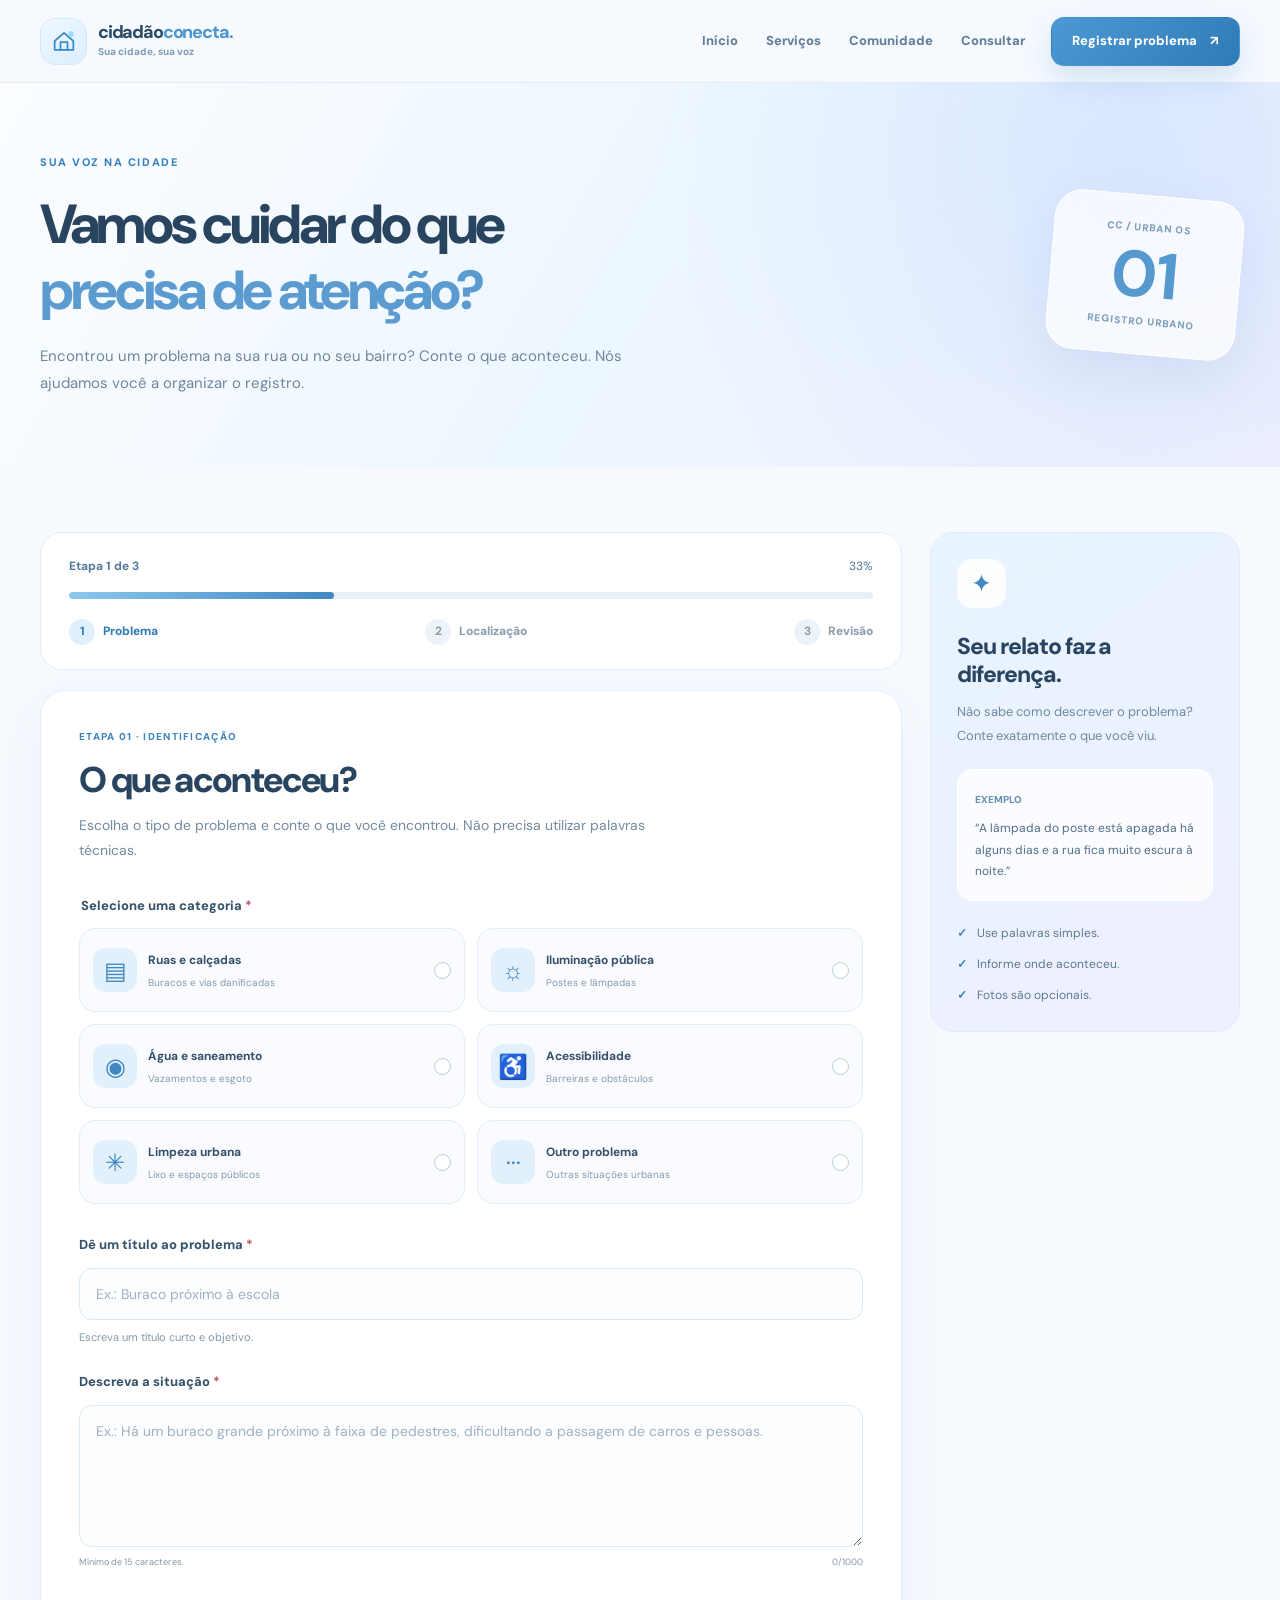
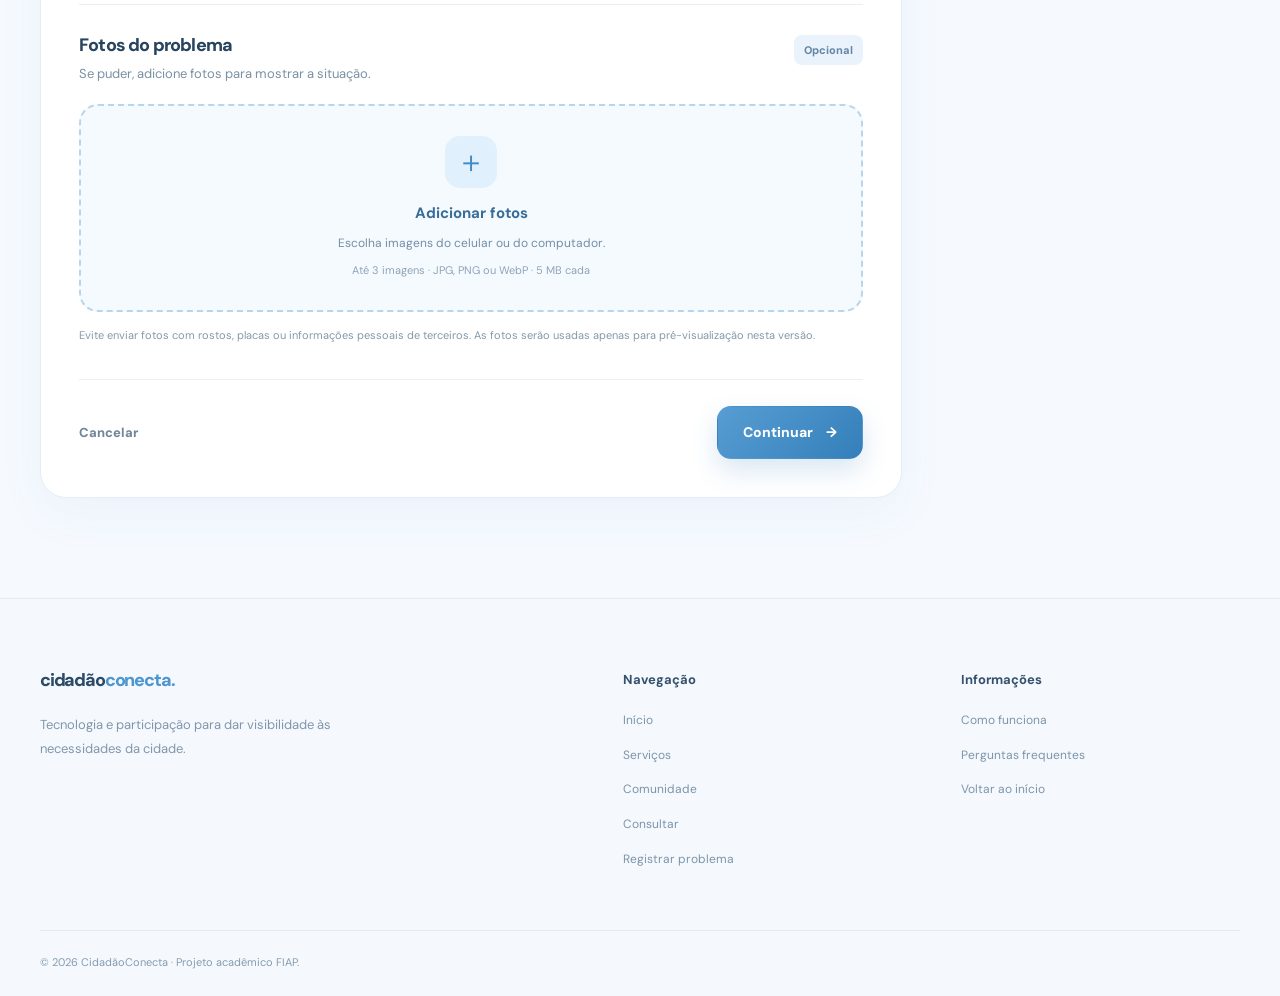
<file: frontend/registrar.html>
<!DOCTYPE html>
<html lang="pt-BR">
<head>
  <meta charset="UTF-8">
  <meta name="viewport" content="width=device-width, initial-scale=1">
  <meta name="theme-color" content="#f5f9ff">
  <meta name="description" content="Registre problemas urbanos no CidadãoConecta.">
  <title>Registrar ocorrência | CidadãoConecta</title>

  <link rel="stylesheet" href="./CSS/style.css">
  <link rel="stylesheet" href="./CSS/registrar.css">

  <script src="./JS/main.js" defer></script>
  <script src="./JS/registrar.js" defer></script>
</head>

<body class="registro-pagina">

  <a href="#conteudo" class="pular-conteudo">
    Pular para o conteúdo
  </a>

  <!-- ==========================================
       CABEÇALHO GLOBAL
       ========================================== -->

  <header class="cabecalho" id="topo">
    <div class="container cabecalho-interno">

      <a
        href="./index.html"
        class="marca"
        aria-label="CidadãoConecta, página inicial"
      >
        <span class="marca-simbolo" aria-hidden="true">
          <svg width="28" height="28" viewBox="0 0 48 48" fill="none">
            <path
              d="M8 24L24 10L40 24V39H8V24Z"
              stroke="currentColor"
              stroke-width="3"
              stroke-linecap="round"
              stroke-linejoin="round"
            />
            <path
              d="M18 39V26H30V39"
              stroke="currentColor"
              stroke-width="3"
              stroke-linecap="round"
              stroke-linejoin="round"
            />
            <circle cx="36" cy="12" r="5" fill="#A2DDF9"/>
          </svg>
        </span>

        <span class="marca-texto">
          <strong>cidadão<span>conecta.</span></strong>
          <small>Sua cidade, sua voz</small>
        </span>
      </a>

      <!-- MENU DESKTOP -->

      <nav class="navegacao" aria-label="Menu principal">
        <a href="./index.html">Início</a>
        <a href="./servicos.html">Serviços</a>
        <a href="./ocorrencias.html">Comunidade</a>
        <a href="./consultar.html">Consultar</a>
      </nav>

      <!-- BOTÃO REGISTRAR -->

      <a
        href="./registrar.html"
        class="botao botao-primario botao-cabecalho"
        aria-current="page"
      >
        Registrar problema
        <span aria-hidden="true">↗</span>
      </a>

      <!-- MENU MOBILE -->

      <button
        class="botao-menu"
        type="button"
        id="botaoMenu"
        aria-label="Abrir menu"
        aria-controls="menuMobile"
        aria-expanded="false"
      >
        <span></span>
        <span></span>
        <span></span>
      </button>

    </div>

    <nav
      class="menu-mobile"
      id="menuMobile"
      aria-label="Menu para celular"
      hidden
    >
      <a href="./index.html">Início</a>
      <a href="./servicos.html">Serviços</a>
      <a href="./ocorrencias.html">Comunidade</a>
      <a href="./consultar.html">Consultar</a>

      <a
        href="./registrar.html"
        class="menu-mobile-destaque"
        aria-current="page"
      >
        Registrar problema
      </a>
    </nav>
  </header>

  <!-- ==========================================
       CONTEÚDO PRINCIPAL
       ========================================== -->

  <main id="conteudo">

    <!-- APRESENTAÇÃO -->

    <section class="registro-hero">
      <div class="container registro-hero-grid">

        <div>
          <span class="sobretitulo">SUA VOZ NA CIDADE</span>

          <h1>
            Vamos cuidar do que
            <span>precisa de atenção?</span>
          </h1>

          <p>
            Encontrou um problema na sua rua ou no seu bairro?
            Conte o que aconteceu. Nós ajudamos você
            a organizar o registro.
          </p>
        </div>

        <div class="registro-hero-selo" aria-hidden="true">
          <span>CC / URBAN OS</span>
          <strong>01</strong>
          <small>REGISTRO URBANO</small>
        </div>

      </div>
    </section>

    <!-- ==========================================
         FORMULÁRIO DE REGISTRO
         ========================================== -->

    <section class="registro-area">
      <div class="container registro-layout">

        <div class="registro-principal">

          <!-- PROGRESSO -->

          <div class="registro-progresso" id="painelProgresso">

            <div class="progresso-cabecalho">
              <strong id="textoEtapa">Etapa 1 de 3</strong>
              <span id="textoPorcentagem">33%</span>
            </div>

            <div
              class="progresso-trilha"
              id="barraProgresso"
              role="progressbar"
              aria-label="Progresso do registro"
              aria-valuemin="0"
              aria-valuemax="100"
              aria-valuenow="33"
            >
              <span id="progressoAtual"></span>
            </div>

            <ol class="progresso-passos">
              <li class="atual" data-passo="1">
                <span>1</span> Problema
              </li>
              <li data-passo="2">
                <span>2</span> Localização
              </li>
              <li data-passo="3">
                <span>3</span> Revisão
              </li>
            </ol>

          </div>

          <form id="formOcorrencia" novalidate>

            <!-- ==================================
                 ETAPA 1 — PROBLEMA
                 ================================== -->

            <section
              class="form-painel"
              data-etapa="1"
              aria-labelledby="tituloProblema"
            >

              <span class="form-etiqueta">
                ETAPA 01 · IDENTIFICAÇÃO
              </span>

              <h2 id="tituloProblema">
                O que aconteceu?
              </h2>

              <p class="form-descricao">
                Escolha o tipo de problema e conte
                o que você encontrou. Não precisa
                utilizar palavras técnicas.
              </p>

              <div
                class="form-erro"
                id="erroEtapa1"
                role="alert"
                hidden
              ></div>

              <!-- CATEGORIAS -->

              <fieldset class="categorias-campo">

                <legend>
                  Selecione uma categoria
                  <span class="obrigatorio">*</span>
                </legend>

                <div class="categorias-opcoes">

                  <!-- PAVIMENTAÇÃO -->

                  <label class="categoria-opcao">
                    <input
                      type="radio"
                      name="categoria"
                      value="pavimentacao"
                      required
                    >

                    <span
                      class="categoria-desenho"
                      aria-hidden="true"
                    >▤</span>

                    <span class="categoria-nome">
                      <strong>Ruas e calçadas</strong>
                      <small>Buracos e vias danificadas</small>
                    </span>

                    <span
                      class="categoria-selecao"
                      aria-hidden="true"
                    ></span>
                  </label>

                  <!-- ILUMINAÇÃO -->

                  <label class="categoria-opcao">
                    <input
                      type="radio"
                      name="categoria"
                      value="iluminacao"
                    >

                    <span
                      class="categoria-desenho"
                      aria-hidden="true"
                    >☼</span>

                    <span class="categoria-nome">
                      <strong>Iluminação pública</strong>
                      <small>Postes e lâmpadas</small>
                    </span>

                    <span
                      class="categoria-selecao"
                      aria-hidden="true"
                    ></span>
                  </label>

                  <!-- SANEAMENTO -->

                  <label class="categoria-opcao">
                    <input
                      type="radio"
                      name="categoria"
                      value="saneamento"
                    >

                    <span
                      class="categoria-desenho"
                      aria-hidden="true"
                    >◉</span>

                    <span class="categoria-nome">
                      <strong>Água e saneamento</strong>
                      <small>Vazamentos e esgoto</small>
                    </span>

                    <span
                      class="categoria-selecao"
                      aria-hidden="true"
                    ></span>
                  </label>

                  <!-- ACESSIBILIDADE -->

                  <label class="categoria-opcao">
                    <input
                      type="radio"
                      name="categoria"
                      value="acessibilidade"
                    >

                    <span
                      class="categoria-desenho"
                      aria-hidden="true"
                    >♿</span>

                    <span class="categoria-nome">
                      <strong>Acessibilidade</strong>
                      <small>Barreiras e obstáculos</small>
                    </span>

                    <span
                      class="categoria-selecao"
                      aria-hidden="true"
                    ></span>
                  </label>

                  <!-- LIMPEZA URBANA -->

                  <label class="categoria-opcao">
                    <input
                      type="radio"
                      name="categoria"
                      value="limpeza"
                    >

                    <span
                      class="categoria-desenho"
                      aria-hidden="true"
                    >✳</span>

                    <span class="categoria-nome">
                      <strong>Limpeza urbana</strong>
                      <small>Lixo e espaços públicos</small>
                    </span>

                    <span
                      class="categoria-selecao"
                      aria-hidden="true"
                    ></span>
                  </label>

                  <!-- OUTROS -->

                  <label class="categoria-opcao">
                    <input
                      type="radio"
                      name="categoria"
                      value="outro"
                    >

                    <span
                      class="categoria-desenho"
                      aria-hidden="true"
                    >···</span>

                    <span class="categoria-nome">
                      <strong>Outro problema</strong>
                      <small>Outras situações urbanas</small>
                    </span>

                    <span
                      class="categoria-selecao"
                      aria-hidden="true"
                    ></span>
                  </label>

                </div>
              </fieldset>

              <!-- TÍTULO -->

              <div class="campo">

                <label for="titulo">
                  Dê um título ao problema
                  <span class="obrigatorio">*</span>
                </label>

                <input
                  id="titulo"
                  name="titulo"
                  type="text"
                  minlength="5"
                  maxlength="100"
                  required
                  placeholder="Ex.: Buraco próximo à escola"
                >

                <small>
                  Escreva um título curto e objetivo.
                </small>

              </div>

              <!-- DESCRIÇÃO -->

              <div class="campo">

                <label for="descricao">
                  Descreva a situação
                  <span class="obrigatorio">*</span>
                </label>

                <textarea
                  id="descricao"
                  name="descricao"
                  minlength="15"
                  maxlength="1000"
                  rows="5"
                  required
                  placeholder="Ex.: Há um buraco grande próximo à faixa de pedestres, dificultando a passagem de carros e pessoas."
                ></textarea>

                <div class="campo-informacoes">
                  <small>Mínimo de 15 caracteres.</small>
                  <small id="contadorDescricao">0/1000</small>
                </div>

              </div>

              <!-- FOTOS -->

              <div class="campo-fotos">

                <div class="fotos-cabecalho">

                  <div>
                    <h3>Fotos do problema</h3>
                    <p>
                      Se puder, adicione fotos para
                      mostrar a situação.
                    </p>
                  </div>

                  <span class="fotos-opcional">
                    Opcional
                  </span>

                </div>

                <label
                  for="fotos"
                  class="area-upload"
                  id="areaUpload"
                >

                  <span
                    class="upload-icone"
                    aria-hidden="true"
                  >＋</span>

                  <strong>Adicionar fotos</strong>

                  <span>
                    Escolha imagens do celular
                    ou do computador.
                  </span>

                  <small>
                    Até 3 imagens · JPG, PNG ou WebP · 5 MB cada
                  </small>

                </label>

                <input
                  type="file"
                  id="fotos"
                  name="fotos"
                  accept="image/jpeg,image/png,image/webp"
                  multiple
                  class="input-fotos"
                >

                <div
                  id="listaFotos"
                  class="lista-fotos"
                  aria-live="polite"
                ></div>

                <p class="fotos-privacidade">
                  Evite enviar fotos com rostos,
                  placas ou informações pessoais de terceiros.
                  As fotos serão usadas apenas para pré-visualização
                  nesta versão.
                </p>

              </div>

              <!-- BOTÕES ETAPA 1 -->

              <div class="form-acoes">

                <a
                  href="./servicos.html"
                  class="link-voltar"
                >
                  Cancelar
                </a>

                <button
                  type="button"
                  id="avancar1"
                  class="botao botao-primario"
                >
                  Continuar
                  <span aria-hidden="true">→</span>
                </button>

              </div>

            </section>

            <!-- ==================================
                 ETAPA 2 — LOCALIZAÇÃO
                 ================================== -->

            <section
              class="form-painel"
              data-etapa="2"
              aria-labelledby="tituloLocal"
              hidden
            >

              <span class="form-etiqueta">
                ETAPA 02 · LOCALIZAÇÃO
              </span>

              <h2 id="tituloLocal">
                Onde fica o problema?
              </h2>

              <p class="form-descricao">
                Informe o endereço onde o problema
                foi encontrado. Não precisa ser
                o endereço da sua residência.
              </p>

              <div
                class="form-erro"
                id="erroEtapa2"
                role="alert"
                hidden
              ></div>

              <!-- CIDADE E ESTADO -->

              <div class="form-grid">

                <div class="campo">

                  <label for="cidade">
                    Cidade
                    <span class="obrigatorio">*</span>
                  </label>

                  <input
                    id="cidade"
                    name="cidade"
                    type="text"
                    maxlength="80"
                    required
                    placeholder="Ex.: Anápolis"
                  >

                </div>

                <div class="campo">

                  <label for="uf">
                    Estado (UF)
                    <span class="obrigatorio">*</span>
                  </label>

                  <input
                    id="uf"
                    name="uf"
                    type="text"
                    maxlength="2"
                    pattern="[A-Za-z]{2}"
                    required
                    placeholder="GO"
                    autocomplete="off"
                  >

                </div>

              </div>

              <!-- BAIRRO -->

              <div class="campo">

                <label for="bairro">
                  Bairro
                  <span class="obrigatorio">*</span>
                </label>

                <input
                  id="bairro"
                  name="bairro"
                  type="text"
                  maxlength="100"
                  required
                  placeholder="Ex.: Centro"
                >

              </div>

              <!-- RUA E NÚMERO -->

              <div class="form-grid form-grid-endereco">

                <div class="campo">

                  <label for="rua">
                    Rua ou avenida
                    <span class="obrigatorio">*</span>
                  </label>

                  <input
                    id="rua"
                    name="rua"
                    type="text"
                    maxlength="150"
                    required
                    placeholder="Ex.: Rua das Flores"
                  >

                </div>

                <div class="campo">

                  <label for="numero">
                    Número
                  </label>

                  <input
                    id="numero"
                    name="numero"
                    type="text"
                    maxlength="30"
                    placeholder="Ex.: 120"
                  >

                </div>

              </div>

              <!-- REFERÊNCIA -->

              <div class="campo">

                <label for="referencia">
                  Ponto de referência
                  <span class="texto-opcional">Opcional</span>
                </label>

                <textarea
                  id="referencia"
                  name="referencia"
                  maxlength="300"
                  rows="3"
                  placeholder="Ex.: Em frente à farmácia da esquina."
                ></textarea>

                <small>
                  Uma referência ajuda a identificar o local.
                </small>

              </div>

              <!-- AVISO -->

              <div class="aviso-formulario">

                <span aria-hidden="true">ⓘ</span>

                <p>
                  Informe a localização do problema,
                  sem adicionar dados pessoais de terceiros.
                </p>

              </div>

              <!-- BOTÕES ETAPA 2 -->

              <div class="form-acoes">

                <button
                  type="button"
                  id="voltar1"
                  class="link-voltar"
                >
                  ← Voltar
                </button>

                <button
                  type="button"
                  id="avancar2"
                  class="botao botao-primario"
                >
                  Revisar informações
                  <span aria-hidden="true">→</span>
                </button>

              </div>

            </section>

            <!-- ==================================
                 ETAPA 3 — REVISÃO
                 ================================== -->

            <section
              class="form-painel"
              data-etapa="3"
              aria-labelledby="tituloRevisao"
              hidden
            >

              <span class="form-etiqueta">
                ETAPA 03 · CONFERÊNCIA
              </span>

              <h2 id="tituloRevisao">
                Vamos conferir?
              </h2>

              <p class="form-descricao">
                Verifique as informações. Se precisar
                mudar alguma coisa, clique em Editar.
              </p>

              <div
                class="form-erro"
                id="erroEtapa3"
                role="alert"
                hidden
              ></div>

              <!-- REVISÃO DO PROBLEMA -->

              <div class="revisao-bloco">

                <div class="revisao-cabecalho">

                  <h3>Sobre o problema</h3>

                  <button
                    type="button"
                    id="editarProblema"
                  >
                    Editar
                  </button>

                </div>

                <dl>

                  <div>
                    <dt>Categoria</dt>
                    <dd id="revCategoria"></dd>
                  </div>

                  <div>
                    <dt>Título</dt>
                    <dd id="revTitulo"></dd>
                  </div>

                  <div>
                    <dt>Descrição</dt>
                    <dd id="revDescricao"></dd>
                  </div>

                  <div>
                    <dt>Fotos selecionadas</dt>
                    <dd id="revFotos"></dd>
                  </div>

                </dl>

              </div>

              <!-- REVISÃO DA LOCALIZAÇÃO -->

              <div class="revisao-bloco">

                <div class="revisao-cabecalho">

                  <h3>Localização</h3>

                  <button
                    type="button"
                    id="editarLocal"
                  >
                    Editar
                  </button>

                </div>

                <dl>

                  <div>
                    <dt>Cidade / UF</dt>
                    <dd id="revCidade"></dd>
                  </div>

                  <div>
                    <dt>Bairro</dt>
                    <dd id="revBairro"></dd>
                  </div>

                  <div>
                    <dt>Endereço</dt>
                    <dd id="revEndereco"></dd>
                  </div>

                  <div>
                    <dt>Referência</dt>
                    <dd id="revReferencia"></dd>
                  </div>

                </dl>

              </div>

              <!-- AVISO DE INTEGRAÇÃO -->

              <div class="aviso-formulario">

                <span aria-hidden="true">ⓘ</span>

                <p>
                  Este registro faz parte de um projeto acadêmico.
                  Os dados textuais serão enviados ao servidor Java
                  e armazenados no banco Oracle configurado.

                  As fotos são utilizadas apenas para
                  pré-visualização e não serão enviadas ao banco.

                  Nenhuma solicitação será encaminhada
                  a uma prefeitura.
                </p>

              </div>

              <!-- BOTÕES ETAPA 3 -->

              <div class="form-acoes">

                <button
                  type="button"
                  id="voltar2"
                  class="link-voltar"
                >
                  ← Voltar
                </button>

                <button
                  type="submit"
                  class="botao botao-primario"
                >
                  Cadastrar ocorrência
                  <span aria-hidden="true">✓</span>
                </button>

              </div>

            </section>

          </form>

          <!-- ==================================
               CONFIRMAÇÃO DO CADASTRO
               ================================== -->

          <section
            id="confirmacao"
            class="confirmacao-painel"
            aria-labelledby="tituloConfirmacao"
            hidden
          >

            <div
              class="confirmacao-icone"
              aria-hidden="true"
            >✓</div>

            <span class="form-etiqueta">
              REGISTRO ACADÊMICO
            </span>

            <h2 id="tituloConfirmacao">
              Ocorrência cadastrada no sistema!
            </h2>

            <p>
              Sua ocorrência foi registrada no banco de dados
              do projeto CidadãoConecta.

              Nenhuma solicitação foi enviada a uma prefeitura.
            </p>

            <div class="confirmacao-codigo">

              <small>
                PROTOCOLO DO SISTEMA
              </small>

              <strong id="codigoGerado"></strong>

              <span>
                Guarde este código para referência.
                Ele não é um protocolo oficial de prefeitura.
              </span>

            </div>

            <div class="confirmacao-botoes">

              <button
                type="button"
                id="novoRegistro"
                class="botao botao-primario"
              >
                Registrar outro problema
              </button>

              <a
                href="./servicos.html"
                class="botao botao-secundario"
              >
                Voltar aos serviços
              </a>

            </div>

          </section>

        </div>

        <!-- ==================================
             AJUDA LATERAL
             ================================== -->

        <aside
          class="registro-ajuda"
          aria-label="Orientações para registrar uma ocorrência"
        >

          <div class="ajuda-cartao">

            <span class="ajuda-icone">✦</span>

            <h2>
              Seu relato faz a diferença.
            </h2>

            <p>
              Não sabe como descrever o problema?
              Conte exatamente o que você viu.
            </p>

            <div class="ajuda-exemplo">

              <small>EXEMPLO</small>

              <p>
                “A lâmpada do poste está apagada
                há alguns dias e a rua fica
                muito escura à noite.”
              </p>

            </div>

            <div class="ajuda-item">
              <span>✓</span> Use palavras simples.
            </div>

            <div class="ajuda-item">
              <span>✓</span> Informe onde aconteceu.
            </div>

            <div class="ajuda-item">
              <span>✓</span> Fotos são opcionais.
            </div>

          </div>

        </aside>

      </div>
    </section>

  </main>

  <!-- ==========================================
       RODAPÉ GLOBAL
       ========================================== -->

  <footer class="rodape">

    <div class="container">

      <div class="rodape-principal">

        <div class="rodape-marca">

          <strong>
            cidadão<span>conecta.</span>
          </strong>

          <p>
            Tecnologia e participação para dar
            visibilidade às necessidades da cidade.
          </p>

        </div>

        <div class="rodape-links">

          <strong>Navegação</strong>

          <a href="./index.html">Início</a>
          <a href="./servicos.html">Serviços</a>
          <a href="./ocorrencias.html">Comunidade</a>
          <a href="./consultar.html">Consultar</a>
          <a href="./registrar.html">Registrar problema</a>

        </div>

        <div class="rodape-links">

          <strong>Informações</strong>

          <a href="./index.html#como-funciona">
            Como funciona
          </a>

          <a href="./index.html#duvidas">
            Perguntas frequentes
          </a>

          <a href="#topo">
            Voltar ao início
          </a>

        </div>

      </div>

      <div class="rodape-inferior">

        <span>
          © 2026 CidadãoConecta · Projeto acadêmico FIAP.
        </span>

      </div>

    </div>

  </footer>

</body>
</html>
</file>
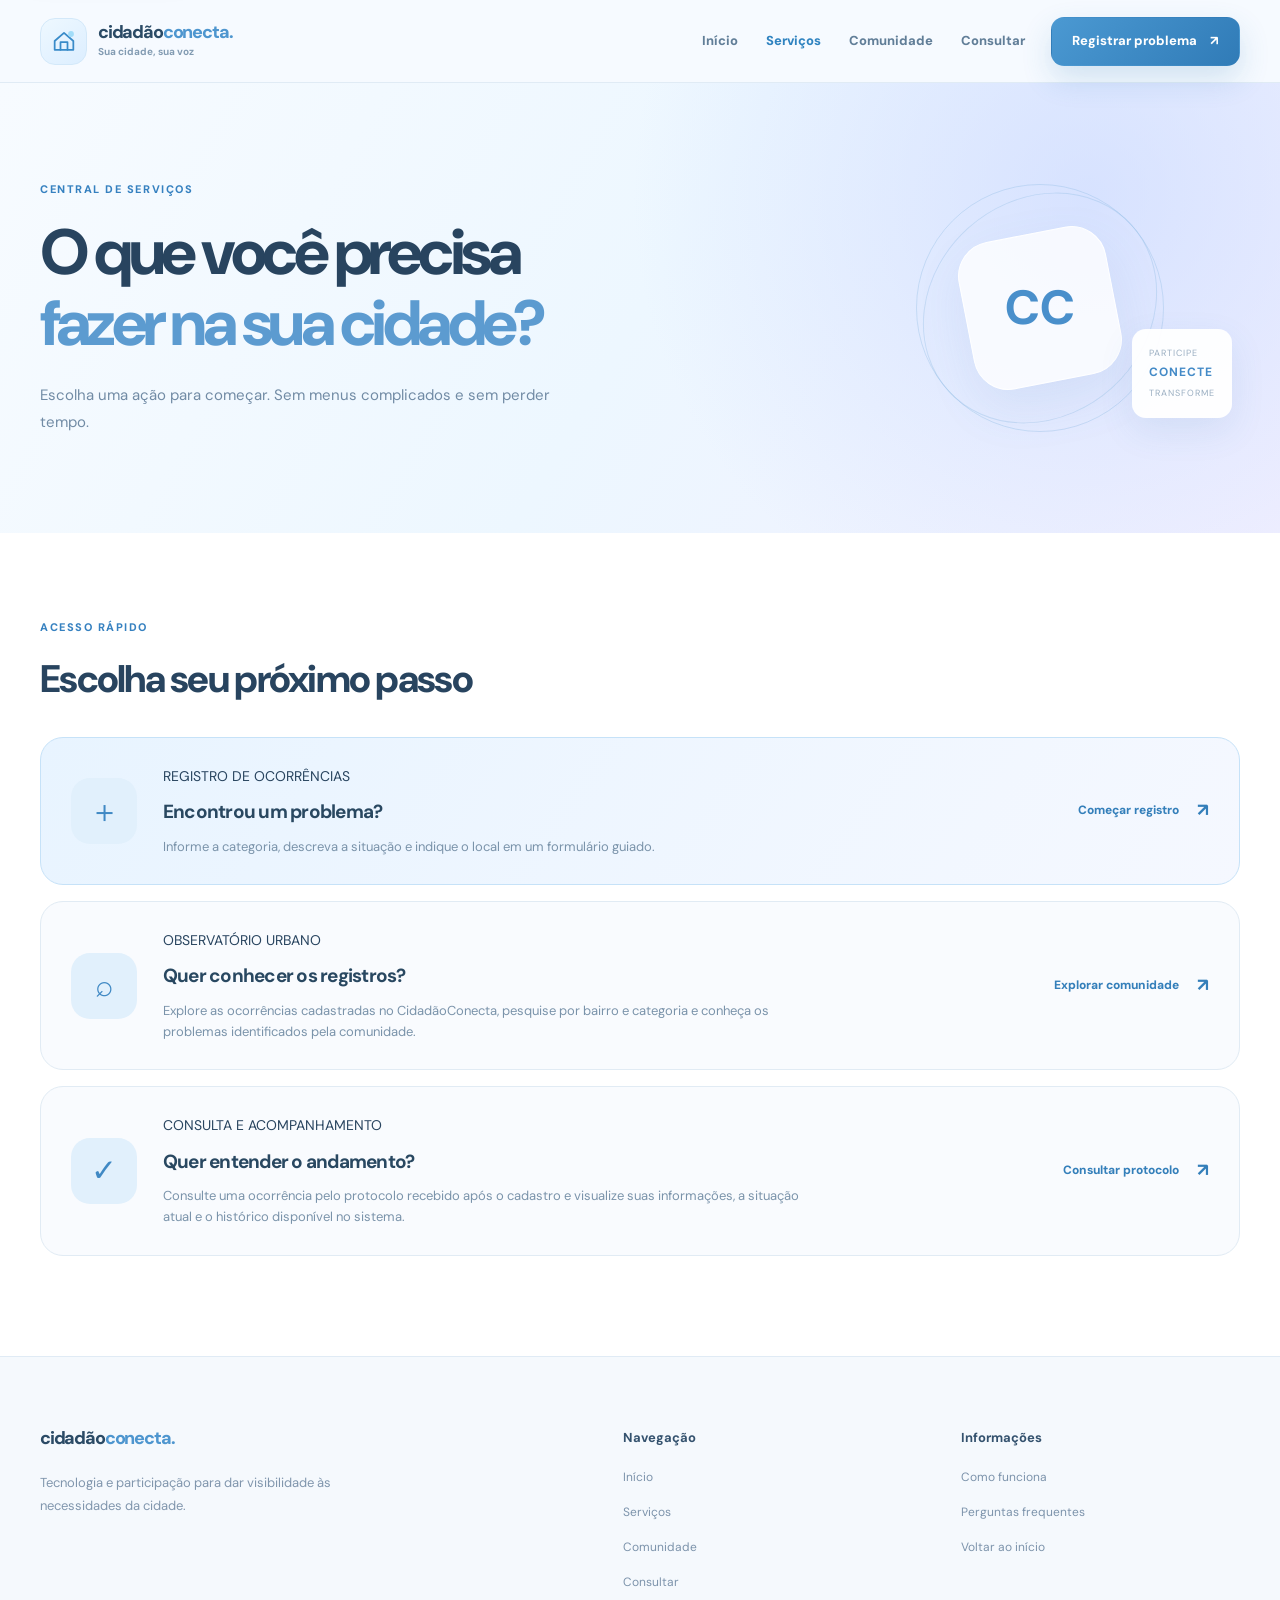
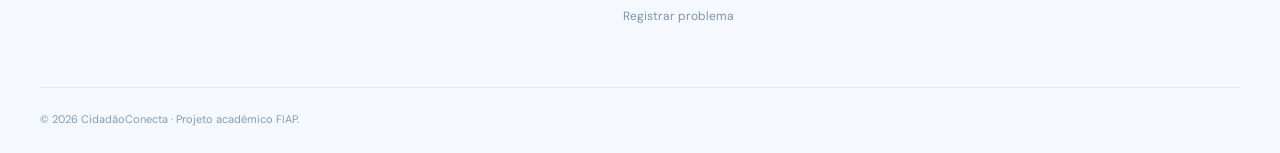
<file: frontend/servicos.html>
<!DOCTYPE html>
<html lang="pt-BR">

<head>
  <meta charset="UTF-8">

  <meta
    name="viewport"
    content="width=device-width, initial-scale=1.0"
  >

  <meta name="theme-color" content="#f5f9ff">

  <meta
    name="description"
    content="Central de serviços do CidadãoConecta. Registre problemas urbanos, explore ocorrências da comunidade e consulte seus registros pelo protocolo."
  >

  <title>Serviços | CidadãoConecta</title>

  <!-- ==========================================
       ESTILOS
       ========================================== -->

  <link rel="stylesheet" href="./CSS/style.css">
  <link rel="stylesheet" href="./CSS/servicos.css">

  <!-- JAVASCRIPT GLOBAL -->

  <script src="./JS/main.js" defer></script>

</head>

<body class="pagina-servicos">

  <!-- ACESSIBILIDADE -->

  <a href="#conteudo" class="pular-conteudo">
    Pular para o conteúdo
  </a>

  <!-- ==========================================
       01 — CABEÇALHO GLOBAL
       ========================================== -->

  <header class="cabecalho" id="topo">

    <div class="container cabecalho-interno">

      <!-- ======================================
           LOGOTIPO
           ====================================== -->

      <a
        href="./index.html"
        class="marca"
        aria-label="CidadãoConecta, página inicial"
      >

        <span
          class="marca-simbolo"
          aria-hidden="true"
        >

          <svg
            width="28"
            height="28"
            viewBox="0 0 48 48"
            fill="none"
          >

            <path
              d="M8 24L24 10L40 24V39H8V24Z"
              stroke="currentColor"
              stroke-width="3"
              stroke-linecap="round"
              stroke-linejoin="round"
            />

            <path
              d="M18 39V26H30V39"
              stroke="currentColor"
              stroke-width="3"
              stroke-linecap="round"
              stroke-linejoin="round"
            />

            <circle
              cx="36"
              cy="12"
              r="5"
              fill="#A2DDF9"
            />

          </svg>

        </span>

        <span class="marca-texto">

          <strong>
            cidadão<span>conecta.</span>
          </strong>

          <small>
            Sua cidade, sua voz
          </small>

        </span>

      </a>

      <!-- ======================================
           MENU PRINCIPAL — DESKTOP
           SEM DROPDOWN
           ====================================== -->

      <nav
        class="navegacao"
        aria-label="Menu principal"
      >

        <!-- INÍCIO -->

        <a href="./index.html">
          Início
        </a>

        <!-- SERVIÇOS — PÁGINA ATIVA -->

        <a
          href="./servicos.html"
          class="ativo"
          aria-current="page"
        >
          Serviços
        </a>

        <!-- COMUNIDADE -->

        <a href="./ocorrencias.html">
          Comunidade
        </a>

        <!-- CONSULTAR -->

        <a href="./consultar.html">
          Consultar
        </a>

      </nav>

      <!-- ======================================
           BOTÃO REGISTRAR PROBLEMA
           ====================================== -->

      <a
        href="./registrar.html"
        class="botao botao-primario botao-cabecalho"
      >

        Registrar problema

        <span aria-hidden="true">
          ↗
        </span>

      </a>

      <!-- ======================================
           BOTÃO MENU MOBILE
           ====================================== -->

      <button
        type="button"
        class="botao-menu"
        id="botaoMenu"
        aria-label="Abrir menu"
        aria-controls="menuMobile"
        aria-expanded="false"
      >

        <span></span>
        <span></span>
        <span></span>

      </button>

    </div>

    <!-- ======================================
         MENU MOBILE — SEM SUBMENU
         ====================================== -->

    <nav
      class="menu-mobile"
      id="menuMobile"
      aria-label="Menu para celular"
      hidden
    >

      <a href="./index.html">
        Início
      </a>

      <a
        href="./servicos.html"
        aria-current="page"
      >
        Serviços
      </a>

      <a href="./ocorrencias.html">
        Comunidade
      </a>

      <a href="./consultar.html">
        Consultar
      </a>

      <a
        href="./registrar.html"
        class="menu-mobile-destaque"
      >
        Registrar problema
      </a>

    </nav>

  </header>

  <!-- ==========================================
       02 — CONTEÚDO PRINCIPAL
       ========================================== -->

  <main id="conteudo">

    <!-- ========================================
         BANNER PRINCIPAL
         ======================================== -->

    <section class="central-hero">

      <div class="container">

        <div class="central-apresentacao">

          <!-- TEXTO PRINCIPAL -->

          <div>

            <span class="sobretitulo">
              CENTRAL DE SERVIÇOS
            </span>

            <h1>

              O que você precisa

              <span>
                fazer na sua cidade?
              </span>

            </h1>

            <p>

              Escolha uma ação para começar.
              Sem menus complicados e sem perder tempo.

            </p>

          </div>

          <!-- ==================================
               ILUSTRAÇÃO URBAN OS
               ================================== -->

          <div
            class="central-destaque"
            aria-hidden="true"
          >

            <span class="central-destaque-circulo">

              <span>
                CC
              </span>

            </span>

            <span class="central-destaque-texto">

              PARTICIPE

              <strong>
                CONECTE
              </strong>

              TRANSFORME

            </span>

          </div>

        </div>

      </div>

    </section>

    <!-- ========================================
         03 — ACESSO RÁPIDO AOS SERVIÇOS
         ======================================== -->

    <section
      class="central-acoes"
      aria-labelledby="tituloAcoes"
    >

      <div class="container">

        <!-- TÍTULO DA SEÇÃO -->

        <div class="central-secao-topo">

          <span class="sobretitulo">
            ACESSO RÁPIDO
          </span>

          <h2 id="tituloAcoes">
            Escolha seu próximo passo
          </h2>

        </div>

        <!-- ==================================
             LISTA DE SERVIÇOS
             ================================== -->

        <div class="central-lista">

          <!-- ==================================
               CARTÃO 01 — REGISTRAR PROBLEMA
               ================================== -->

          <a
            href="./registrar.html"
            class="central-acao central-acao-principal"
          >

            <!-- ÍCONE -->

            <span
              class="central-acao-icone"
              aria-hidden="true"
            >
              ＋
            </span>

            <!-- INFORMAÇÕES -->

            <span class="central-acao-texto">

              <span class="central-acao-etiqueta">
                REGISTRO DE OCORRÊNCIAS
              </span>

              <strong>
                Encontrou um problema?
              </strong>

              <span>

                Informe a categoria, descreva a situação
                e indique o local em um formulário guiado.

              </span>

            </span>

            <!-- AÇÃO -->

            <span class="central-acao-final">

              Começar registro

              <span aria-hidden="true">
                ↗
              </span>

            </span>

          </a>

          <!-- ==================================
               CARTÃO 02 — COMUNIDADE
               ================================== -->

          <a
            href="./ocorrencias.html"
            class="central-acao"
          >

            <!-- ÍCONE -->

            <span
              class="central-acao-icone"
              aria-hidden="true"
            >
              ⌕
            </span>

            <!-- INFORMAÇÕES -->

            <span class="central-acao-texto">

              <span class="central-acao-etiqueta">
                OBSERVATÓRIO URBANO
              </span>

              <strong>
                Quer conhecer os registros?
              </strong>

              <span>

                Explore as ocorrências cadastradas no
                CidadãoConecta, pesquise por bairro
                e categoria e conheça os problemas
                identificados pela comunidade.

              </span>

            </span>

            <!-- AÇÃO -->

            <span class="central-acao-final">

              Explorar comunidade

              <span aria-hidden="true">
                ↗
              </span>

            </span>

          </a>

          <!-- ==================================
               CARTÃO 03 — CONSULTAR PROTOCOLO
               ================================== -->

          <a
            href="./consultar.html"
            class="central-acao"
          >

            <!-- ÍCONE -->

            <span
              class="central-acao-icone"
              aria-hidden="true"
            >
              ✓
            </span>

            <!-- INFORMAÇÕES -->

            <span class="central-acao-texto">

              <span class="central-acao-etiqueta">
                CONSULTA E ACOMPANHAMENTO
              </span>

              <strong>
                Quer entender o andamento?
              </strong>

              <span>

                Consulte uma ocorrência pelo protocolo
                recebido após o cadastro e visualize
                suas informações, a situação atual
                e o histórico disponível no sistema.

              </span>

            </span>

            <!-- AÇÃO -->

            <span class="central-acao-final">

              Consultar protocolo

              <span aria-hidden="true">
                ↗
              </span>

            </span>

          </a>

        </div>
        <!-- FIM DA CENTRAL-LISTA -->

      </div>
      <!-- FIM DO CONTAINER -->

    </section>

  </main>

  <!-- ==========================================
       04 — RODAPÉ
       ========================================== -->

  <footer class="rodape">

    <div class="container">

      <div class="rodape-principal">

        <!-- ==================================
             MARCA
             ================================== -->

        <div class="rodape-marca">

          <strong>
            cidadão<span>conecta.</span>
          </strong>

          <p>

            Tecnologia e participação para dar
            visibilidade às necessidades da cidade.

          </p>

        </div>

        <!-- ==================================
             LINKS DE NAVEGAÇÃO
             ================================== -->

        <div class="rodape-links">

          <strong>
            Navegação
          </strong>

          <a href="./index.html">
            Início
          </a>

          <a href="./servicos.html">
            Serviços
          </a>

          <a href="./ocorrencias.html">
            Comunidade
          </a>

          <a href="./consultar.html">
            Consultar
          </a>

          <a href="./registrar.html">
            Registrar problema
          </a>

        </div>

        <!-- ==================================
             INFORMAÇÕES
             ================================== -->

        <div class="rodape-links">

          <strong>
            Informações
          </strong>

          <a href="./index.html#como-funciona">
            Como funciona
          </a>

          <a href="./index.html#duvidas">
            Perguntas frequentes
          </a>

          <a href="#topo">
            Voltar ao início
          </a>

        </div>

      </div>

      <div class="rodape-inferior">

        <span>

          © 2026 CidadãoConecta ·
          Projeto acadêmico FIAP.

        </span>

      </div>

    </div>

  </footer>

</body>
</html>
</file>
<file: frontend/CSS/style.css>
/* ======================================================
   CIDADÃOCONECTA — URBAN OS
   STYLE.CSS — ESTILOS GLOBAIS + PÁGINA INICIAL

   Estrutura:
   frontend/
     CSS/style.css
     CSS/servicos.css
     CSS/registrar.css
     JS/main.js
     JS/registrar.js
     index.html
     servicos.html
     registrar.html
   ====================================================== */

@import url("https://fonts.googleapis.com/css2?family=DM+Sans:wght@400;500;600;700;800&display=swap");

/* ======================================================
   01 — IDENTIDADE VISUAL
   ====================================================== */

:root {
  --azul-escuro: #253f59;
  --azul-medio: #367fbb;
  --azul: #428fc9;
  --azul-claro: #e5f2fc;
  --azul-suave: #f2f8ff;

  --branco: #ffffff;
  --fundo: #f6faff;

  --texto: #28445f;
  --texto-secundario: #728ca4;

  --borda: #e0ebf5;
  --verde: #238b65;

  --raio: 18px;
  --container: 1200px;

  --sombra: 0 18px 45px rgba(45, 91, 139, 0.08);

  --fonte: "DM Sans", "Segoe UI", Arial, sans-serif;
}

/* ======================================================
   02 — RESET E CONFIGURAÇÕES GERAIS
   ====================================================== */

*,
*::before,
*::after {
  box-sizing: border-box;
}

html {
  scroll-behavior: smooth;
}

body {
  margin: 0;
  min-width: 320px;

  background: var(--fundo);
  color: var(--texto);

  font-family: var(--fonte);
  font-size: 14px;
  line-height: 1.65;

  -webkit-font-smoothing: antialiased;
}

[hidden] {
  display: none !important;
}

a {
  color: inherit;
  text-decoration: none;
}

button,
input,
textarea,
select {
  font: inherit;
}

button {
  cursor: pointer;
}

img,
svg {
  max-width: 100%;
}

img {
  height: auto;
}

h1,
h2,
h3,
p {
  margin-top: 0;
}

h1,
h2,
h3 {
  line-height: 1.2;
  letter-spacing: -0.045em;
}

h1 {
  font-weight: 800;
}

h2 {
  font-size: clamp(28px, 3vw, 42px);
  font-weight: 800;
}

h3 {
  font-size: 20px;
  font-weight: 800;
}

p {
  line-height: 1.8;
}

:focus-visible {
  outline: 3px solid #4c9edc;
  outline-offset: 3px;
}

.container {
  width: min(calc(100% - 48px), var(--container));
  margin-inline: auto;
}

/* Acessibilidade */

.pular-conteudo {
  position: fixed;
  z-index: 1000;

  top: -100px;
  left: 15px;

  padding: 12px 20px;

  background: #ffffff;
  border: 1px solid var(--borda);
  border-radius: 10px;

  color: var(--azul-escuro);
  box-shadow: var(--sombra);
}

.pular-conteudo:focus {
  top: 12px;
}

/* ======================================================
   03 — CABEÇALHO GLOBAL
   ====================================================== */

.cabecalho {
  position: relative;
  z-index: 50;

  background: rgba(246, 250, 255, 0.93);
  border-bottom: 1px solid var(--borda);

  backdrop-filter: blur(18px);
  -webkit-backdrop-filter: blur(18px);
}

.cabecalho-interno {
  display: flex;
  align-items: center;
  gap: 26px;

  min-height: 82px;
}

.marca {
  display: inline-flex;
  align-items: center;
  gap: 11px;

  flex-shrink: 0;
}

.marca-simbolo {
  display: grid;
  place-items: center;

  width: 47px;
  height: 47px;

  flex-shrink: 0;

  color: #398bc9;

  background: linear-gradient(
    140deg,
    #eef8ff,
    #dceeff
  );

  border: 1px solid #d3e8f9;
  border-radius: 15px;
}

.marca-simbolo svg {
  display: block;
}

.marca-texto {
  display: flex;
  flex-direction: column;
  gap: 0;
}

.marca-texto strong,
.rodape-marca strong {
  color: #2b4b66;

  font-size: 18px;
  font-weight: 800;
  letter-spacing: -0.065em;

  line-height: 1.3;
}

.marca-texto strong span,
.rodape-marca strong span {
  color: #4e96cf;
}

.marca-texto small {
  color: #829bb2;

  font-size: 10px;
  font-weight: 700;
}

/* Navegação desktop */

.navegacao {
  display: flex;
  align-items: center;
  justify-content: flex-end;
  gap: 28px;

  margin-left: auto;
}

.navegacao a {
  position: relative;

  color: #617e98;

  font-size: 13px;
  font-weight: 800;

  transition: color 0.2s ease;
}

.navegacao a:hover,
.navegacao a.ativo,
.navegacao a[aria-current="page"] {
  color: #2f83c0;
}

/* ======================================================
   04 — BOTÕES GLOBAIS
   ====================================================== */

.botao {
  display: inline-flex;
  align-items: center;
  justify-content: center;
  gap: 13px;

  min-height: 49px;
  padding: 12px 20px;

  border: 1px solid transparent;
  border-radius: 13px;

  font-size: 13px;
  font-weight: 800;
  line-height: 1.4;

  text-align: center;
  text-decoration: none;

  cursor: pointer;

  transition:
    background 0.2s ease,
    transform 0.2s ease,
    box-shadow 0.2s ease,
    border-color 0.2s ease;
}

.botao:hover {
  transform: translateY(-2px);
}

.botao:active {
  transform: translateY(0);
}

.botao-primario {
  color: #ffffff;

  background: linear-gradient(
    135deg,
    #4b99d2,
    #307bb7
  );

  box-shadow:
    0 13px 30px rgba(48, 123, 183, 0.19);
}

.botao-primario:hover {
  color: #ffffff;

  background: linear-gradient(
    135deg,
    #3988c6,
    #296fa9
  );

  box-shadow:
    0 17px 34px rgba(48, 123, 183, 0.23);
}

.botao-secundario {
  color: #386d98;

  background: rgba(255, 255, 255, 0.88);
  border-color: #d2e4f3;
}

.botao-secundario:hover {
  background: #eaf5ff;
  color: #286da4;
}

.botao-cabecalho {
  flex-shrink: 0;
}

.botao-grande {
  min-height: 57px;
  padding: 16px 23px;

  font-size: 14px;
}

.botao-icone {
  font-size: 24px;
  line-height: 1;
}

/* ======================================================
   05 — MENU MOBILE
   ====================================================== */

.botao-menu {
  display: none;
  flex-direction: column;
  justify-content: center;
  gap: 5px;

  width: 42px;
  height: 42px;

  margin-left: auto;
  padding: 11px;

  background: #e5f2fc;

  border: 1px solid #d6e8f8;
  border-radius: 12px;
}

.botao-menu span {
  width: 100%;
  height: 2px;

  background: #397db3;
  border-radius: 10px;
}

.menu-mobile {
  display: none;
}

/* ======================================================
   06 — COMPONENTES DE SEÇÕES
   ====================================================== */

.secao {
  padding: 100px 0;
}

.sobretitulo {
  display: block;

  margin-bottom: 20px;

  color: #3681c0;

  font-size: 11px;
  font-weight: 800;
  letter-spacing: 0.14em;
}

.cabecalho-secao {
  display: flex;
  align-items: flex-end;
  justify-content: space-between;
  gap: 35px;

  margin-bottom: 40px;
}

.cabecalho-secao h2 {
  margin-bottom: 0;
}

.cabecalho-secao > p {
  max-width: 420px;
  margin: 0;

  color: var(--texto-secundario);
  font-size: 14px;
}

.cabecalho-secao.centralizado {
  flex-direction: column;
  align-items: center;

  gap: 8px;

  text-align: center;
}

.cabecalho-secao.centralizado p {
  max-width: 570px;
}

.link-texto {
  display: inline-flex;
  align-items: center;
  gap: 12px;

  color: #347fb9;
  font-weight: 800;
}

.link-texto:hover {
  color: #205e91;
}

/* ======================================================
   07 — HOME: HERO PRINCIPAL
   ====================================================== */

.hero {
  position: relative;
  overflow: hidden;

  padding: 115px 0 100px;

  background:
    radial-gradient(
      circle at 78% 36%,
      rgba(207, 224, 255, 0.67),
      transparent 42%
    ),
    linear-gradient(
      115deg,
      #f8fcff,
      #edf7ff 56%,
      #eeefff
    );
}

.hero-grid {
  display: grid;

  grid-template-columns:
    minmax(0, 1fr)
    minmax(0, 1fr);

  align-items: center;
  gap: 42px;
}

.hero-conteudo {
  position: relative;
  z-index: 2;

  min-width: 0;
}

.etiqueta {
  display: inline-flex;
  align-items: center;
  gap: 10px;

  padding: 8px 14px;
  margin-bottom: 28px;

  color: #3281bd;
  background: rgba(255, 255, 255, 0.78);

  border: 1px solid #d5e8f8;
  border-radius: 40px;

  font-size: 10px;
  font-weight: 800;
  letter-spacing: 0.1em;
}

.etiqueta-ponto,
.ponto-online {
  display: inline-block;

  width: 8px;
  height: 8px;

  flex-shrink: 0;

  background: #62c8b3;
  border-radius: 50%;

  box-shadow:
    0 0 0 4px rgba(98, 200, 179, 0.14);
}

.hero h1 {
  max-width: 610px;

  margin-bottom: 25px;

  color: var(--azul-escuro);

  font-size: clamp(46px, 5.2vw, 72px);
  line-height: 1.07;
  letter-spacing: -0.07em;
}

.hero h1 span {
  display: block;
  color: #5c9bd0;
}

.hero-descricao {
  max-width: 550px;

  color: #6e8ba5;
  font-size: 16px;
}

.hero-botoes {
  display: flex;
  flex-wrap: wrap;
  gap: 12px;

  margin-top: 33px;
}

.hero-confiança {
  display: flex;
  align-items: center;
  gap: 12px;

  margin-top: 35px;

  color: #7b95ac;
  font-size: 12px;
}

.hero-confiança strong {
  display: block;
  color: #4b6d8b;
}

.icone-confiança {
  display: grid;
  place-items: center;

  width: 40px;
  height: 40px;

  flex-shrink: 0;

  color: #3e8dc3;
  background: #e2f1fc;

  border-radius: 13px;
}

/* ======================================================
   08 — HOME: ILUSTRAÇÃO DA CIDADE
   ====================================================== */

.urban-visual {
  position: relative;

  display: grid;
  place-items: center;

  min-width: 0;
  min-height: 490px;
}

.urban-grade {
  position: absolute;
  inset: 35px;

  opacity: 0.22;

  background-image:
    radial-gradient(#78acdc 1px, transparent 1px);

  background-size: 24px 24px;

  mask-image:
    radial-gradient(circle, #000, transparent 74%);
}

.urban-orbita {
  position: absolute;

  width: 96%;
  aspect-ratio: 1;

  border: 1px solid rgba(130, 181, 224, 0.25);
  border-radius: 50%;
}

.urban-painel {
  position: relative;
  z-index: 2;

  width: 100%;
  overflow: hidden;

  background: rgba(255, 255, 255, 0.64);

  border: 1px solid #ffffff;
  border-radius: 29px;

  box-shadow:
    0 28px 80px rgba(70, 120, 180, 0.15);

  backdrop-filter: blur(15px);
  -webkit-backdrop-filter: blur(15px);
}

.urban-painel-topo,
.urban-painel-base {
  display: flex;
  justify-content: space-between;
  align-items: center;
  gap: 12px;

  padding: 17px 21px;

  color: #7298b6;

  font-size: 9px;
  font-weight: 800;
  letter-spacing: 0.1em;
}

.urban-painel-topo span {
  display: flex;
  align-items: center;
  gap: 9px;
}

.cidade-ilustracao {
  display: block;

  width: 100%;
  height: auto;
}

.urban-painel-base {
  border-top: 1px solid #e1eff8;
}

.cartao-flutuante {
  position: absolute;
  z-index: 3;

  display: flex;
  align-items: center;
  gap: 11px;

  padding: 14px 17px;

  background: rgba(255, 255, 255, 0.94);

  border: 1px solid #ffffff;
  border-radius: 18px;

  box-shadow:
    0 18px 45px rgba(58, 105, 161, 0.13);
}

.flutuante-superior {
  top: 70px;
  right: -22px;
}

.flutuante-inferior {
  bottom: 30px;
  left: -28px;
}

.flutuante-icone {
  display: grid;
  place-items: center;

  width: 36px;
  height: 36px;

  border-radius: 11px;
  font-size: 18px;
}

.flutuante-icone.azul {
  color: #397fbb;
  background: #e4f2fc;
}

.flutuante-icone.lilas {
  color: #7778ca;
  background: #eeeefe;
}

.cartao-flutuante small {
  display: block;

  color: #91a4b5;
  font-size: 10px;
}

.cartao-flutuante strong {
  display: block;

  color: #315470;
  font-size: 12px;
}

.flutuante-check {
  display: grid;
  place-items: center;

  width: 22px;
  height: 22px;

  color: #279a72;
  background: #e0f6ee;

  border-radius: 50%;
}

/* ======================================================
   09 — HOME: SERVIÇOS
   ====================================================== */

.servicos {
  background: #ffffff;
}

.grade-servicos {
  display: grid;
  grid-template-columns: repeat(3, minmax(0, 1fr));
  gap: 18px;
}

.servico-card {
  display: flex;
  flex-direction: column;
  align-items: flex-start;

  min-width: 0;
  min-height: 305px;
  padding: 29px;

  background: #f8fbfe;

  border: 1px solid var(--borda);
  border-radius: 25px;

  transition:
    transform 0.2s ease,
    border-color 0.2s ease,
    box-shadow 0.2s ease;
}

a.servico-card:hover {
  transform: translateY(-4px);

  border-color: #a8cfee;

  box-shadow:
    0 18px 40px rgba(63, 118, 174, 0.07);
}

.servico-destaque {
  background:
    linear-gradient(135deg, #e8f5ff, #f4f7ff);

  border-color: #cae2f7;
}

.servico-numero {
  color: #739abb;

  font-size: 10px;
  font-weight: 800;
  letter-spacing: 0.12em;
}

.servico-icone {
  display: grid;
  place-items: center;

  width: 55px;
  height: 55px;

  margin: 24px 0;

  color: #3d8cca;
  background: #e1f1fc;

  border-radius: 17px;

  font-size: 29px;
  line-height: 1;
}

.servico-card h3 {
  margin-bottom: 10px;

  color: #2b4963;
}

.servico-card p {
  margin: 0 0 24px;

  color: #7690a9;
  font-size: 13px;
}

.servico-rodape {
  display: flex;
  justify-content: space-between;
  gap: 15px;

  width: 100%;
  margin-top: auto;

  color: #3f86bd;

  font-size: 12px;
  font-weight: 800;
}

/* ======================================================
   10 — HOME: CATEGORIAS
   ====================================================== */

.categorias {
  background: #f5faff;
}

.categorias-layout {
  display: grid;
  grid-template-columns:
    minmax(0, 0.85fr)
    minmax(0, 1.15fr);

  align-items: center;
  gap: 80px;
}

.categorias-apresentacao h2 span,
.acompanhamento-texto h2 span {
  display: block;
  color: #609ed1;
}

.categorias-apresentacao > p,
.acompanhamento-texto > p {
  color: #758ea5;
  font-size: 14px;
}

.categorias-decoracao {
  position: relative;

  width: 160px;
  height: 95px;

  margin-top: 42px;
}

.categorias-decoracao span {
  position: absolute;

  width: 70px;
  height: 70px;

  border: 1px solid #a9cbe6;
  border-radius: 50%;
}

.categorias-decoracao span:nth-child(2) {
  left: 38px;
  top: 14px;
}

.categorias-decoracao b {
  position: absolute;

  top: 22px;
  left: 40px;

  color: #4b94c9;
  font-size: 25px;
}

.grade-categorias {
  display: grid;
  grid-template-columns: repeat(2, minmax(0, 1fr));
  gap: 15px;
}

.categoria-card {
  min-width: 0;
  min-height: 180px;
  padding: 25px;

  background: #ffffff;

  border: 1px solid #e0eaf3;
  border-radius: 22px;
}

.categoria-card h3 {
  margin: 16px 0 8px;
  font-size: 17px;
}

.categoria-card p {
  margin: 0;

  color: #7c94aa;
  font-size: 12px;
}

.categoria-larga {
  display: flex;
  align-items: center;
  gap: 22px;

  grid-column: 1 / -1;

  min-height: 140px;
}

.categoria-larga h3 {
  margin-top: 0;
}

.categoria-icone {
  display: grid;
  place-items: center;

  width: 49px;
  height: 49px;

  flex-shrink: 0;

  color: #428bc4;
  background: #e4f2ff;

  border-radius: 15px;
  font-size: 24px;
}

.categoria-lilas {
  color: #7975c8;
  background: #eeedff;
}

.categoria-ciano {
  color: #3997b6;
  background: #e6f7fc;
}

.categoria-verde {
  color: #419b88;
  background: #e7f8f1;
}

.categoria-perola {
  color: #7185c8;
  background: #f0f0fc;
}

/* ======================================================
   11 — HOME: COMO FUNCIONA
   ====================================================== */

.funcionamento {
  background: #ffffff;
}

.grade-etapas {
  display: grid;
  grid-template-columns: repeat(3, minmax(0, 1fr));
  gap: 22px;
}

.etapa-card {
  position: relative;

  min-width: 0;
  padding: 30px;

  background: #f7fbff;

  border: 1px solid var(--borda);
  border-radius: 24px;
}

.etapa-numero {
  color: #5d94c0;

  font-size: 11px;
  font-weight: 800;
}

.etapa-icone {
  display: grid;
  place-items: center;

  width: 57px;
  height: 57px;

  margin: 25px 0;

  color: #3b89c5;
  background: #e3f2ff;

  border-radius: 18px;
  font-size: 28px;
}

.etapa-card p {
  margin: 0;

  color: #7890a6;
  font-size: 13px;
}

/* ======================================================
   12 — HOME: ACOMPANHAMENTO
   ====================================================== */

.acompanhamento {
  background:
    linear-gradient(140deg, #f1f8ff, #eef1ff);
}

.acompanhamento-layout {
  display: grid;

  grid-template-columns:
    minmax(0, 1fr)
    minmax(0, 1fr);

  align-items: center;
  gap: 70px;
}

.acompanhamento-texto .botao {
  margin-top: 12px;
}

.painel-acompanhamento {
  min-width: 0;
  padding: 27px;

  background: rgba(255, 255, 255, 0.82);

  border: 1px solid #ffffff;
  border-radius: 25px;

  box-shadow: var(--sombra);
}

.painel-topo,
.registro-topo {
  display: flex;
  align-items: center;
  justify-content: space-between;
  gap: 15px;

  color: #7899b4;

  font-size: 10px;
  font-weight: 800;
  letter-spacing: 0.07em;
}

.ocorrencia-cabecalho {
  display: flex;
  align-items: center;
  gap: 13px;

  padding: 24px 0;

  border-bottom: 1px solid var(--borda);
}

.ocorrencia-cabecalho > div {
  flex: 1;
  min-width: 0;
}

.ocorrencia-cabecalho strong,
.ocorrencia-cabecalho small {
  display: block;
}

.ocorrencia-cabecalho strong {
  font-size: 13px;
}

.ocorrencia-cabecalho small {
  color: #8ba0b4;
  font-size: 11px;
}

.ocorrencia-simbolo,
.registro-icone {
  display: grid;
  place-items: center;

  width: 49px;
  height: 49px;

  flex-shrink: 0;

  color: #468cc2;
  background: #e4f1fc;

  border-radius: 14px;
  font-size: 25px;
}

.status {
  display: inline-flex;
  align-items: center;

  padding: 6px 9px;

  border-radius: 8px;

  font-size: 10px;
  font-weight: 800;
  white-space: nowrap;
}

.status-analise {
  color: #9f762b;
  background: #fff4d9;
}

.linha-tempo {
  margin: 25px 0;
  padding: 0;
  list-style: none;
}

.linha-tempo li {
  position: relative;

  display: flex;
  gap: 15px;

  padding-bottom: 21px;
}

.linha-tempo li:not(:last-child)::before {
  content: "";

  position: absolute;

  top: 24px;
  left: 11px;

  height: calc(100% - 21px);

  border-left: 2px solid #e1ebf5;
}

.marcador {
  position: relative;
  z-index: 1;

  width: 24px;
  height: 24px;

  flex-shrink: 0;

  background: #eaf1f7;

  border: 5px solid #d7e3ec;
  border-radius: 50%;
}

.concluida .marcador {
  display: grid;
  place-items: center;

  color: #ffffff;
  background: #3ba78c;
  border: 0;
}

.atual .marcador {
  background: #4c96d0;
  border-color: #d3eafb;
}

.linha-tempo strong {
  display: block;
  margin-bottom: 4px;

  font-size: 13px;
}

.linha-tempo p {
  margin: 0;

  color: #8399ac;
  font-size: 11px;
}

.painel-aviso {
  padding: 13px;

  color: #718fa8;
  background: #edf7ff;

  border-radius: 10px;

  font-size: 11px;
}

/* ======================================================
   13 — HOME: COMUNIDADE
   ====================================================== */

.comunidade {
  background: #ffffff;
}

.comunidade-grade {
  display: grid;
  grid-template-columns: repeat(2, minmax(0, 1fr));
  gap: 22px;
}

.registro-card,
.comunidade-destaque {
  min-width: 0;
  min-height: 330px;

  padding: 33px;
  border-radius: 25px;
}

.registro-card {
  background: #f8fbff;
  border: 1px solid var(--borda);
}

.registro-icone {
  margin: 30px 0 20px;
}

.registro-card p,
.comunidade-destaque p {
  color: #758da5;
  font-size: 13px;
}

.registro-informacoes,
.registro-rodape {
  display: flex;
  flex-wrap: wrap;
  justify-content: space-between;
  gap: 12px;

  color: #7895af;
  font-size: 11px;
}

.registro-rodape {
  padding-top: 18px;
  margin-top: 20px;

  border-top: 1px solid var(--borda);
}

.comunidade-destaque {
  position: relative;
  overflow: hidden;

  background:
    linear-gradient(140deg, #eaf7ff, #edeeff);

  border: 1px solid #dfeaf9;
}

.destaque-etiqueta {
  color: #4989bb;

  font-size: 10px;
  font-weight: 800;
  letter-spacing: 0.1em;
}

.comunidade-destaque h3 {
  position: relative;
  z-index: 1;

  max-width: 420px;
  margin: 22px 0;

  font-size: 27px;
}

.comunidade-destaque > p,
.comunidade-destaque .link-texto {
  position: relative;
  z-index: 1;
}

.destaque-circulo {
  position: absolute;

  right: -80px;
  bottom: -80px;

  width: 240px;
  height: 240px;

  border: 1px solid #c8d9f5;
  border-radius: 50%;
}

/* ======================================================
   14 — HOME: PERGUNTAS FREQUENTES
   ====================================================== */

.perguntas {
  background: #f6faff;
}

.perguntas-layout {
  display: grid;

  grid-template-columns:
    minmax(0, 0.7fr)
    minmax(0, 1.3fr);

  gap: 75px;
}

.perguntas-intro p {
  color: #7e94a9;
}

.perguntas-lista {
  display: grid;
  gap: 12px;
}

.pergunta-item {
  padding: 20px 22px;

  background: #ffffff;

  border: 1px solid var(--borda);
  border-radius: 15px;
}

.pergunta-item summary {
  display: flex;
  align-items: center;
  justify-content: space-between;
  gap: 16px;

  font-weight: 800;
  cursor: pointer;

  list-style: none;
}

.pergunta-item summary::-webkit-details-marker {
  display: none;
}

.pergunta-item summary span {
  color: #4989bb;
  font-size: 20px;
}

.pergunta-item p {
  margin: 12px 0 0;

  color: #768fa6;
  font-size: 13px;
}

/* ======================================================
   15 — HOME: CHAMADA FINAL
   ====================================================== */

.chamada-final {
  padding: 50px 0 110px;
  background: #f6faff;
}

.chamada-painel {
  padding: 70px 40px;

  background:
    linear-gradient(135deg, #e9f6ff, #f0efff);

  border: 1px solid #dae9f9;
  border-radius: 30px;

  text-align: center;
}

.chamada-painel h2 {
  margin-bottom: 15px;
}

.chamada-painel h2 span {
  display: block;
  color: #5595c9;
}

.chamada-painel p {
  color: #748ba2;
}

.chamada-painel .botao {
  margin-top: 17px;
}

/* ======================================================
   16 — RODAPÉ GLOBAL
   ====================================================== */

.rodape {
  padding: 70px 0 25px;

  background: #f5f9fd;

  border-top: 1px solid var(--borda);
}

.rodape-principal {
  display: grid;

  grid-template-columns:
    minmax(0, 1.5fr)
    minmax(0, 0.8fr)
    minmax(0, 0.8fr);

  gap: 60px;
  padding-bottom: 60px;
}

.rodape-marca p {
  max-width: 315px;
  margin-top: 20px;

  color: #8096ad;
  font-size: 13px;
}

.rodape-links {
  display: flex;
  flex-direction: column;
  align-items: flex-start;
  gap: 15px;
}

.rodape-links strong {
  margin-bottom: 5px;

  color: #34526e;
  font-size: 13px;
}

.rodape-links a {
  color: #7c93ab;
  font-size: 12px;
}

.rodape-links a:hover {
  color: #317fb9;
}

.rodape-inferior {
  display: flex;
  justify-content: space-between;
  flex-wrap: wrap;
  gap: 15px;

  padding-top: 22px;

  color: #839bb1;

  border-top: 1px solid var(--borda);

  font-size: 11px;
}

/* ======================================================
   17 — TABLETS E NOTEBOOKS
   ====================================================== */

@media (max-width: 1100px) {

  .hero-grid {
    gap: 24px;
  }

  .hero h1 {
    font-size: clamp(43px, 5vw, 60px);
  }

  .categorias-layout {
    gap: 35px;
  }
}

/* ======================================================
   18 — MENU MOBILE E TELAS MÉDIAS
   ====================================================== */

@media (max-width: 900px) {

  .navegacao,
  .botao-cabecalho {
    display: none;
  }

  .botao-menu {
    display: flex;
  }

  .menu-mobile:not([hidden]) {
    display: flex;
    flex-direction: column;
    gap: 4px;

    padding: 12px 24px 22px;

    background: #f5faff;
    border-top: 1px solid var(--borda);
  }

  .menu-mobile a {
    display: block;

    padding: 13px 15px;

    color: #426884;
    border-radius: 10px;

    font-weight: 800;
  }

  .menu-mobile a:hover {
    background: #e8f3fc;
  }

  .menu-mobile-destaque {
    color: #ffffff !important;
    background: #3c87c0;
  }

  .hero-grid,
  .categorias-layout,
  .acompanhamento-layout,
  .perguntas-layout {
    grid-template-columns: 1fr;
    gap: 45px;
  }

  .hero-conteudo {
    max-width: 700px;
  }

  .urban-visual {
    min-height: 400px;
  }

  .grade-servicos {
    grid-template-columns:
      repeat(2, minmax(0, 1fr));
  }

  .grade-etapas {
    grid-template-columns: 1fr;
  }

  .rodape-principal {
    gap: 25px;
  }
}

/* ======================================================
   19 — CELULARES
   ====================================================== */

@media (max-width: 650px) {

  .container {
    width: min(calc(100% - 32px), var(--container));
  }

  .cabecalho-interno {
    min-height: 72px;
  }

  .marca-texto strong {
    font-size: 16px;
  }

  .hero {
    padding: 65px 0;
  }

  .hero h1 {
    font-size: clamp(38px, 10vw, 52px);
  }

  .hero-descricao {
    font-size: 14px;
  }

  .hero-botoes {
    flex-direction: column;
    align-items: stretch;
  }

  .hero-botoes .botao {
    width: 100%;
  }

  .urban-visual {
    min-height: 310px;
  }

  .cartao-flutuante {
    padding: 10px;
  }

  .flutuante-superior {
    right: 0;
    top: 25px;
  }

  .flutuante-inferior {
    left: 0;
    bottom: 5px;
  }

  .cartao-flutuante strong {
    font-size: 10px;
  }

  .secao {
    padding: 65px 0;
  }

  .cabecalho-secao {
    flex-direction: column;
    align-items: flex-start;
    gap: 17px;
  }

  .grade-servicos,
  .grade-categorias,
  .comunidade-grade {
    grid-template-columns: 1fr;
  }

  .servico-card {
    min-height: 275px;
  }

  .categoria-larga {
    grid-column: auto;
  }

  .rodape-principal {
    grid-template-columns:
      repeat(2, minmax(0, 1fr));
  }

  .rodape-marca {
    grid-column: 1 / -1;
  }

  .chamada-painel {
    padding: 40px 20px;
  }
}

/* ======================================================
   20 — CELULARES PEQUENOS
   ====================================================== */

@media (max-width: 420px) {

  .rodape-principal {
    grid-template-columns: 1fr;
  }

  .rodape-marca {
    grid-column: auto;
  }

  .ocorrencia-cabecalho {
    flex-wrap: wrap;
  }

  .cartao-flutuante {
    max-width: 190px;
  }
}

/* ======================================================
   21 — ACESSIBILIDADE
   ====================================================== */

@media (prefers-reduced-motion: reduce) {

  html {
    scroll-behavior: auto;
  }

  *,
  *::before,
  *::after {
    transition-duration: 0.01ms !important;
    animation-duration: 0.01ms !important;
  }
}

/* ======================================================
   22 — MENU SUSPENSO DE OCORRÊNCIAS
   CIDADÃOCONECTA — IDENTIDADE VISUAL GLOBAL

   Compatível com:
   - index.html
   - servicos.html
   - registrar.html
   - consultar.html
   - detalhes.html
   - ocorrencias.html
   ====================================================== */

/* ESTRUTURA DO DROPDOWN */

.nav-dropdown {
  position: relative;
  display: flex;
  align-items: center;
  align-self: stretch;
}

/* BOTÃO QUE ABRE O MENU */

.nav-dropdown-gatilho {
  display: inline-flex;
  align-items: center;
  justify-content: center;
  gap: 7px;

  padding: 0;

  color: #617e98;

  font-size: 13px;
  font-weight: 800;
  line-height: 1.4;

  cursor: pointer;
  list-style: none;

  transition: color 0.2s ease;
}

.nav-dropdown-gatilho::-webkit-details-marker {
  display: none;
}

.nav-dropdown-gatilho::marker {
  content: "";
}

.nav-dropdown-gatilho svg {
  width: 15px;
  height: 15px;
  flex-shrink: 0;

  transition: transform 0.2s ease;
}

/* INTERAÇÃO */

.nav-dropdown:hover > .nav-dropdown-gatilho,
.nav-dropdown[open] > .nav-dropdown-gatilho,
.nav-dropdown-gatilho:focus-visible {
  color: #2f83c0;
}

.nav-dropdown[open] > .nav-dropdown-gatilho svg {
  transform: rotate(180deg);
}

/* CAIXA DO MENU */

.nav-dropdown-menu {
  position: absolute;
  z-index: 200;

  top: calc(100% - 8px);
  left: 50%;

  width: 325px;
  padding: 12px;

  background: #ffffff;

  border: 1px solid #dceaf6;
  border-radius: 16px;

  box-shadow:
    0 18px 45px rgba(45, 91, 139, 0.13);

  transform: translateX(-50%);
}

/* MANTER FECHADO QUANDO NÃO ESTIVER ATIVO */

.nav-dropdown:not([open]) .nav-dropdown-menu {
  display: none;
}

/* TÍTULO DO MENU */

.nav-dropdown-titulo {
  display: block;

  padding: 9px 12px 12px;

  color: #86a1b7;

  font-size: 10px;
  font-weight: 800;
  letter-spacing: 0.12em;
}

/* LINKS INTERNOS */

.navegacao .nav-dropdown-item {
  display: flex;
  flex-direction: column;
  align-items: flex-start;
  gap: 4px;

  width: 100%;
  padding: 13px 12px;

  color: #28445f;

  border-radius: 10px;

  text-decoration: none;

  transition:
    background-color 0.2s ease,
    color 0.2s ease;
}

.navegacao .nav-dropdown-item strong {
  color: #315571;

  font-size: 12px;
  font-weight: 800;
  line-height: 1.5;
}

.navegacao .nav-dropdown-item small {
  color: #829bb2;

  font-size: 11px;
  font-weight: 500;
  line-height: 1.6;
}

/* HOVER DOS LINKS */

.navegacao .nav-dropdown-item:hover,
.navegacao .nav-dropdown-item:focus-visible {
  background: #eef7ff;
}

.navegacao .nav-dropdown-item:hover strong {
  color: #2f83c0;
}

/* INDICADOR DA PÁGINA ATUAL */

.nav-dropdown-ativo > .nav-dropdown-gatilho {
  color: #2f83c0;
}

/* ======================================================
   23 — MENU MOBILE COM SUBMENU
   ====================================================== */

.menu-mobile-dropdown {
  width: 100%;
}

.menu-mobile-dropdown > summary {
  display: flex;
  align-items: center;
  justify-content: space-between;
  gap: 12px;

  padding: 13px 15px;

  color: #426884;

  border-radius: 10px;

  font-size: 14px;
  font-weight: 800;

  cursor: pointer;
  list-style: none;
}

.menu-mobile-dropdown > summary::-webkit-details-marker {
  display: none;
}

.menu-mobile-dropdown > summary::marker {
  content: "";
}

.menu-mobile-dropdown > summary:hover,
.menu-mobile-dropdown[open] > summary {
  color: #2f83c0;
  background: #e8f3fc;
}

.menu-mobile-dropdown > summary span {
  color: #438fc7;

  font-size: 18px;

  transition: transform 0.2s ease;
}

.menu-mobile-dropdown[open] > summary span {
  transform: rotate(180deg);
}

.menu-mobile-dropdown-links {
  display: flex;
  flex-direction: column;
  gap: 3px;

  padding: 7px 0 8px 13px;
  margin-left: 13px;

  border-left: 2px solid #dcebf7;
}

.menu-mobile .menu-mobile-dropdown-links a {
  display: block;

  padding: 11px 13px;

  color: #607f9a;

  border-radius: 9px;

  font-size: 12px;
  font-weight: 700;

  transition:
    color 0.2s ease,
    background-color 0.2s ease;
}

.menu-mobile .menu-mobile-dropdown-links a:hover,
.menu-mobile .menu-mobile-dropdown-links a:focus-visible {
  color: #2f83c0;
  background: #edf7ff;
}

/* ======================================================
   24 — AJUSTES DE RESPONSIVIDADE
   ====================================================== */

@media (max-width: 1100px) and (min-width: 901px) {
  .cabecalho-interno {
    gap: 16px;
  }

  .navegacao {
    gap: 16px;
  }

  .navegacao > a,
  .nav-dropdown-gatilho {
    font-size: 12px;
  }

  .botao-cabecalho {
    padding-inline: 14px;
    font-size: 12px;
  }
}

@media (max-width: 900px) {
  .nav-dropdown {
    display: none;
  }

  .menu-mobile-dropdown {
    display: block;
  }

  .menu-mobile-dropdown-links {
    width: calc(100% - 13px);
  }
}

/* ======================================================
   25 — ACESSIBILIDADE
   ====================================================== */

@media (prefers-reduced-motion: reduce) {
  .nav-dropdown-gatilho,
  .nav-dropdown-gatilho svg,
  .nav-dropdown-item,
  .menu-mobile-dropdown > summary span,
  .menu-mobile-dropdown-links a {
    transition: none;
  }
}
</file>
<file: frontend/CSS/consultar.css>
/* =====================================================
   CIDADÃOCONECTA — URBAN OS
   CONSULTAR.CSS
   ===================================================== */

.pagina-consultar {
  --consulta-azul: #438cc8;
  --consulta-azul-claro: #599bd0;
  --consulta-titulo: #29465f;
  --consulta-texto: #708ba4;
  --consulta-borda: #dce9f5;
  --consulta-fundo: #f6faff;

  background: var(--consulta-fundo);
}

.pagina-consultar [hidden] {
  display: none !important;
}

/* =====================================================
   01 — BANNER
   ===================================================== */

.consulta-hero {
  position: relative;
  overflow: hidden;
  padding: 80px 0 85px;

  background:
    radial-gradient(
      circle at 85% 25%,
      rgba(198, 215, 255, .55),
      transparent 43%
    ),
    linear-gradient(
      120deg,
      #f9fcff,
      #edf7ff 55%,
      #f0efff
    );
}

.consulta-hero-grid {
  display: grid;
  grid-template-columns: 1.2fr .8fr;
  align-items: center;
  gap: 55px;
}

.consulta-hero-texto {
  min-width: 0;
}

.consulta-hero h1 {
  max-width: 720px;
  margin: 0 0 24px;

  color: #28445f;
  font-size: clamp(38px, 4.7vw, 65px);
  line-height: 1.12;
  letter-spacing: -.065em;
}

.consulta-hero h1 span {
  display: block;
  color: var(--consulta-azul-claro);
}

.consulta-hero-texto > p {
  max-width: 550px;
  margin: 0;

  color: var(--consulta-texto);
  font-size: 15px;
  line-height: 1.85;
}

.consulta-beneficios {
  display: flex;
  flex-wrap: wrap;
  gap: 12px;
  margin-top: 27px;
}

.consulta-beneficios span {
  padding: 9px 12px;

  color: #437fae;
  background: rgba(255, 255, 255, .73);
  border: 1px solid #d9eaf8;
  border-radius: 10px;

  font-size: 11px;
  font-weight: 800;
}

/* =====================================================
   02 — ILUSTRAÇÃO
   ===================================================== */

.consulta-ilustracao {
  position: relative;
  display: grid;
  place-items: center;
  min-height: 300px;
}

.consulta-orbita {
  position: absolute;
  border: 1px solid rgba(116, 172, 220, .28);
  border-radius: 50%;
}

.consulta-orbita-um {
  width: 260px;
  height: 260px;
}

.consulta-orbita-dois {
  width: 210px;
  height: 210px;
  transform: scaleX(.83) rotate(40deg);
}

.consulta-icone-grande {
  position: relative;
  z-index: 1;

  display: grid;
  place-items: center;

  width: 180px;
  height: 180px;

  background: rgba(255, 255, 255, .85);
  border: 1px solid #fff;
  border-radius: 42px;

  box-shadow: 0 20px 50px rgba(71, 127, 181, .13);

  transform: rotate(-8deg);
}

.consulta-icone-grande svg {
  transform: rotate(8deg);
}

.consulta-selo {
  position: absolute;
  z-index: 2;

  right: 8px;
  bottom: 25px;

  display: flex;
  flex-direction: column;
  gap: 3px;

  padding: 16px;

  background: rgba(255, 255, 255, .95);
  border-radius: 15px;

  box-shadow: 0 14px 35px rgba(70, 120, 180, .12);
}

.consulta-selo small,
.consulta-selo span {
  color: #8da9bf;
  font-size: 9px;
  letter-spacing: .1em;
}

.consulta-selo strong {
  color: #408bc5;
  font-size: 13px;
}

/* =====================================================
   03 — CONTEÚDO
   ===================================================== */

.consulta-conteudo {
  padding: 70px 0 110px;
}

.consulta-layout {
  display: grid;
  grid-template-columns: minmax(0, 1fr) 310px;
  align-items: start;
  gap: 28px;
}

.consulta-coluna-principal {
  display: grid;
  min-width: 0;
  gap: 20px;
}

/* =====================================================
   04 — PAINEL DE CONSULTA
   ===================================================== */

.consulta-painel,
.consulta-resultado {
  min-width: 0;
  padding: 38px;

  background: #fff;
  border: 1px solid #e3ecf5;
  border-radius: 25px;

  box-shadow: 0 18px 48px rgba(62, 103, 151, .05);
}

.consulta-painel-cabecalho {
  display: flex;
  align-items: flex-start;
  gap: 18px;
  margin-bottom: 32px;
}

.consulta-painel-icone {
  display: grid;
  place-items: center;
  flex-shrink: 0;

  width: 55px;
  height: 55px;

  color: #408bc7;
  background: #e6f3ff;
  border-radius: 17px;

  font-size: 29px;
}

.consulta-etiqueta {
  display: block;
  margin-bottom: 10px;

  color: #3d83bd;
  font-size: 10px;
  font-weight: 800;
  letter-spacing: .13em;
}

.consulta-painel h2,
.consulta-resultado h2 {
  margin: 0 0 10px;

  color: #2b4963;
  font-size: clamp(25px, 2.7vw, 34px);
  letter-spacing: -.045em;
}

.consulta-painel-cabecalho p {
  margin: 0;

  color: #8198ac;
  font-size: 13px;
  line-height: 1.75;
}

/* =====================================================
   05 — FORMULÁRIO
   ===================================================== */

#formConsulta label {
  display: block;
  margin-bottom: 11px;

  color: #36536d;
  font-size: 13px;
  font-weight: 800;
}

.consulta-campo {
  display: flex;
  align-items: center;
  gap: 12px;

  min-height: 57px;
  padding: 0 17px;

  background: #fbfdff;
  border: 1.5px solid #dce8f2;
  border-radius: 13px;

  transition:
    border-color .2s,
    box-shadow .2s;
}

.consulta-campo:focus-within {
  border-color: #4b93cb;
  box-shadow: 0 0 0 4px rgba(75, 147, 203, .11);
}

.consulta-campo:has(input[aria-invalid="true"]) {
  border-color: #df8b9b;
}

.consulta-campo > span {
  color: #4c93ca;
  font-size: 21px;
  font-weight: 800;
}

.consulta-campo input {
  width: 100%;
  min-width: 0;
  min-height: 54px;
  padding: 12px 0;

  color: #2f526e;
  background: transparent;
  border: 0;
  outline: none;

  font-size: 15px;
  font-weight: 700;
  letter-spacing: .025em;
}

.consulta-campo input::placeholder {
  color: #9bafc0;
  font-weight: 400;
}

.consulta-campo-ajuda {
  margin: 9px 0 24px;

  color: #849aaf;
  font-size: 11px;
  line-height: 1.7;
}

.consulta-botao {
  display: flex;
  align-items: center;
  justify-content: center;
  gap: 10px;

  width: 100%;
  min-height: 54px;
}

.consulta-botao:disabled {
  opacity: .65;
  cursor: wait;
}

/* =====================================================
   06 — MENSAGENS
   ===================================================== */

.consulta-mensagem {
  padding: 14px 16px;
  margin: 0 0 20px;

  color: #925166;
  background: #fff1f4;
  border: 1px solid #f0d2dc;
  border-radius: 12px;

  font-size: 13px;
  line-height: 1.7;
}

.consulta-mensagem[hidden] {
  display: none !important;
}

/* =====================================================
   07 — COLUNA LATERAL
   ===================================================== */

.consulta-ajuda {
  display: grid;
  align-content: start;
  gap: 16px;
  min-width: 0;
}

.consulta-ajuda-card {
  padding: 26px;

  background: linear-gradient(
    145deg,
    #e8f4ff,
    #eeefff
  );

  border: 1px solid #deeaf9;
  border-radius: 24px;
}

.ajuda-icone-consulta {
  display: grid;
  place-items: center;

  width: 49px;
  height: 49px;
  margin-bottom: 23px;

  color: #4389bf;
  background: rgba(255, 255, 255, .84);
  border-radius: 15px;

  font-size: 25px;
}

.consulta-ajuda-card h2 {
  margin: 0 0 12px;
  color: #304e69;
  font-size: 24px;
}

.consulta-ajuda-card > p {
  margin: 0 0 20px;
  color: #718aa1;
  font-size: 12px;
  line-height: 1.8;
}

.consulta-exemplo {
  display: flex;
  flex-direction: column;
  gap: 8px;

  padding: 18px;
  margin-bottom: 20px;

  background: rgba(255, 255, 255, .85);
  border-radius: 14px;
}

.consulta-exemplo small {
  color: #7a9db8;
  font-size: 10px;
  font-weight: 800;
}

.consulta-exemplo strong {
  color: #3684bd;
  font-size: 13px;
  overflow-wrap: anywhere;
}

.consulta-dicas {
  margin: 0;
  padding-left: 19px;

  color: #69869f;
  font-size: 12px;
  line-height: 2;
}

.consulta-nota {
  padding: 21px;
  background: #fff;
  border: 1px solid #e3edf5;
  border-radius: 17px;
}

.consulta-nota strong {
  color: #45657f;
  font-size: 12px;
}

.consulta-nota p {
  margin: 9px 0 0;
  color: #879caf;
  font-size: 11px;
  line-height: 1.7;
}

/* =====================================================
   08 — POP-UP DE DETALHES
   ===================================================== */

.consulta-modal {
  position: fixed;
  inset: 0;

  box-sizing: border-box;

  width: min(740px, calc(100% - 28px));
  max-width: 740px;
  max-height: min(88dvh, 950px);

  margin: auto;
  padding: 0;

  overflow-x: hidden;
  overflow-y: auto;

  overscroll-behavior: contain;

  color: var(--consulta-titulo);
  background: #fff;

  border: 1px solid #dbeafa;
  border-radius: 22px;

  box-shadow: 0 28px 90px rgba(20, 56, 93, .23);
}

.consulta-modal:not([open]) {
  display: none !important;
}

.consulta-modal[open] {
  display: block;
}

.consulta-modal::backdrop {
  background: rgba(18, 46, 78, .6);
  backdrop-filter: blur(5px);
}

/* =====================================================
   09 — CABEÇALHO DO POP-UP
   ===================================================== */

.consulta-modal-topo {
  position: sticky;
  top: 0;
  z-index: 2;

  display: flex;
  justify-content: space-between;
  align-items: center;
  gap: 15px;

  padding: 19px 25px;

  background: #f5faff;
  border-bottom: 1px solid #e1edf8;
}

.consulta-modal-topo > span {
  color: var(--consulta-azul);

  font-size: 11px;
  font-weight: 800;
  letter-spacing: .09em;
}

.consulta-modal-fechar {
  display: grid;
  place-items: center;

  width: 38px;
  height: 38px;
  flex-shrink: 0;

  padding: 0;

  color: #577c9d;
  background: #fff;

  border: 1px solid #d7e6f4;
  border-radius: 11px;

  cursor: pointer;

  font-size: 24px;
  line-height: 1;

  transition:
    background .2s,
    color .2s;
}

.consulta-modal-fechar:hover {
  color: #226fa8;
  background: #eaf5ff;
}

.consulta-modal-fechar:focus-visible {
  outline: 3px solid var(--consulta-azul);
  outline-offset: 2px;
}

/* =====================================================
   10 — RESULTADO NO POP-UP
   ===================================================== */

.pagina-consultar .consulta-modal .consulta-resultado {
  display: block;

  width: 100%;
  max-width: none;

  margin: 0;
  padding: 27px;

  background: #fff;

  border: 0;
  border-radius: 0;

  box-shadow: none;
}

.resultado-cabecalho {
  display: flex;
  justify-content: space-between;
  align-items: flex-start;
  flex-wrap: wrap;
  gap: 15px;

  margin-bottom: 24px;
}

.resultado-cabecalho h2 {
  margin-bottom: 0;
}

/* STATUS */

.resultado-status {
  display: inline-flex;
  align-items: center;

  padding: 9px 13px;

  color: #3f82b6;
  background: #eaf5ff;

  border: 1px solid #d5e9fa;
  border-radius: 100px;

  font-size: 11px;
  font-weight: 800;
  white-space: nowrap;
}

.resultado-status[data-status="RESOLVIDA"],
.resultado-status[data-status="CONCLUIDA"] {
  color: #26765b;
  background: #e7f7ef;
  border-color: #c7e9d7;
}

.resultado-status[data-status="CANCELADA"] {
  color: #9b5252;
  background: #fff0f0;
  border-color: #f2d3d3;
}

.resultado-status[data-status="EM_ANALISE"] {
  color: #8b701f;
  background: #fff8e5;
  border-color: #f4e5b9;
}

.resultado-status[data-status="EM_ANDAMENTO"] {
  color: #306fa2;
  background: #e9f3ff;
  border-color: #cce2f5;
}

/* =====================================================
   11 — PROTOCOLO
   ===================================================== */

.resultado-protocolo {
  display: flex;
  flex-direction: column;
  gap: 8px;

  padding: 22px;
  margin-bottom: 26px;

  background: #edf7ff;
  border: 1px dashed #bddbf2;
  border-radius: 15px;

  text-align: center;
  overflow-wrap: anywhere;
}

.resultado-protocolo span {
  color: #7e9eb8;
  font-size: 10px;
  letter-spacing: .08em;
}

.resultado-protocolo strong {
  color: #3685c0;

  font-size: clamp(16px, 2.3vw, 24px);

  overflow-wrap: anywhere;
  word-break: break-word;
}

/* =====================================================
   12 — DADOS DA OCORRÊNCIA
   ===================================================== */

.resultado-informacoes {
  display: grid;
  grid-template-columns: repeat(2, minmax(0, 1fr));
  gap: 14px;
}

.resultado-item {
  display: flex;
  flex-direction: column;
  gap: 8px;

  min-width: 0;
  padding: 18px;

  background: #f8fbfe;
  border: 1px solid #e7eef6;
  border-radius: 13px;
}

.resultado-item small {
  color: #829aaf;
  font-size: 11px;
}

.resultado-item strong {
  color: #385873;
  font-size: 13px;
  overflow-wrap: anywhere;
}

/* =====================================================
   13 — DESCRIÇÃO E HISTÓRICO
   ===================================================== */

.resultado-descricao,
.resultado-historico {
  padding-top: 28px;
  margin-top: 28px;

  border-top: 1px solid #e7eef5;
}

.resultado-descricao h3,
.resultado-historico h3 {
  margin: 0 0 12px;

  color: #304e69;
  font-size: 18px;
}

.resultado-descricao p {
  margin: 0;

  color: #6f899f;
  font-size: 13px;
  line-height: 1.8;

  white-space: pre-wrap;
  overflow-wrap: anywhere;
}

/* =====================================================
   14 — LINHA DO TEMPO
   ===================================================== */

.consulta-linha-tempo {
  margin: 22px 0 0;
  padding: 0;
  list-style: none;
}

.consulta-linha-tempo li {
  position: relative;

  display: flex;
  align-items: flex-start;
  gap: 15px;

  padding-bottom: 25px;
}

.consulta-linha-tempo li:last-child {
  padding-bottom: 0;
}

.consulta-linha-tempo li:not(:last-child)::before {
  content: "";

  position: absolute;
  top: 25px;
  left: 12px;

  height: calc(100% - 22px);

  border-left: 2px solid #e0ebf5;
}

.historico-marcador {
  position: relative;
  z-index: 1;

  display: grid;
  place-items: center;
  flex-shrink: 0;

  width: 26px;
  height: 26px;

  background: #e7eff6;
  border: 5px solid #d9e6f0;
  border-radius: 50%;
}

.consulta-linha-tempo .concluido .historico-marcador {
  color: #fff;
  background: #3aa788;

  border: 0;
  font-weight: 800;
}

.consulta-linha-tempo strong {
  display: block;
  margin-bottom: 5px;

  color: #385873;
  font-size: 13px;
}

.consulta-linha-tempo p {
  margin: 0;

  color: #839aae;
  font-size: 12px;
  line-height: 1.8;
}

/* =====================================================
   15 — AVISO DE TRANSPARÊNCIA
   ===================================================== */

.consulta-aviso-dados {
  display: block;

  margin: 24px 0 0;
  padding: 15px 17px;

  color: #69869d;
  background: #f5faff;

  border: 1px solid #e2edf8;
  border-radius: 12px;

  font-size: 12px;
  line-height: 1.8;
}

.resultado-aviso {
  display: flex;
  gap: 12px;

  padding: 17px;
  margin-top: 20px;

  background: #f0f8ff;
  border: 1px solid #dcebf6;
  border-radius: 13px;
}

.resultado-aviso > span {
  flex-shrink: 0;
  color: #438cbd;
  font-size: 20px;
}

.resultado-aviso p {
  margin: 0;
  color: #718ba1;
  font-size: 12px;
}

/* =====================================================
   16 — DOIS BOTÕES DO POP-UP
   ===================================================== */

.resultado-acoes {
  display: grid;
  grid-template-columns: repeat(2, minmax(0, 1fr));
  gap: 12px;
  margin-top: 25px;
}

.resultado-acoes .botao {
  display: inline-flex;
  align-items: center;
  justify-content: center;
  gap: 8px;

  width: 100%;
  min-width: 0;
  min-height: 48px;

  padding: 12px 15px;

  text-align: center;
  font-size: 12px;
  font-weight: 700;
  line-height: 1.4;
}

/* =====================================================
   17 — ROLAGEM DO POP-UP
   ===================================================== */

.consulta-modal {
  scrollbar-width: thin;
  scrollbar-color: #c3dced #f5faff;
}

.consulta-modal::-webkit-scrollbar {
  width: 8px;
}

.consulta-modal::-webkit-scrollbar-track {
  background: #f5faff;
}

.consulta-modal::-webkit-scrollbar-thumb {
  background: #c3dced;
  border-radius: 100px;
}

.consulta-modal::-webkit-scrollbar-thumb:hover {
  background: #92bfe0;
}

/* =====================================================
   18 — RESPONSIVIDADE
   ===================================================== */

@media (max-width: 960px) {

  .consulta-layout {
    grid-template-columns: minmax(0, 1fr);
  }

  .consulta-ajuda {
    grid-template-columns: repeat(2, minmax(0, 1fr));
  }

  .consulta-hero-grid {
    grid-template-columns: 1fr;
  }

  .consulta-ilustracao {
    display: none;
  }

}

/* =====================================================
   19 — CELULARES
   ===================================================== */

@media (max-width: 650px) {

  .consulta-hero {
    padding: 55px 0;
  }

  .consulta-hero h1 {
    font-size: clamp(36px, 9vw, 50px);
  }

  .consulta-conteudo {
    padding: 35px 0 75px;
  }

  .consulta-painel {
    padding: 24px 18px;
    border-radius: 20px;
  }

  .consulta-painel-cabecalho {
    flex-direction: column;
  }

  .consulta-ajuda {
    grid-template-columns: 1fr;
  }

  .consulta-beneficios {
    gap: 8px;
  }

  .consulta-beneficios span {
    font-size: 10px;
  }

  .consulta-campo input {
    font-size: 13px;
  }

  .consulta-ajuda-card {
    padding: 24px;
  }

  /* POP-UP NO CELULAR */

  .consulta-modal {
    width: calc(100% - 18px);
    max-width: none;
    max-height: 94dvh;
    border-radius: 16px;
  }

  .consulta-modal-topo {
    padding: 15px 17px;
  }

  .consulta-modal-topo > span {
    font-size: 10px;
  }

  .pagina-consultar .consulta-modal .consulta-resultado {
    padding: 21px 16px;
  }

  .consulta-modal .resultado-cabecalho {
    flex-direction: column;
    align-items: flex-start;
  }

  .consulta-modal .resultado-cabecalho h2 {
    font-size: 25px;
  }

  .consulta-modal .resultado-informacoes {
    grid-template-columns: 1fr;
    gap: 10px;
  }

  .consulta-modal .resultado-item {
    padding: 15px;
  }

  .consulta-modal .resultado-protocolo {
    padding: 17px 12px;
  }

  .consulta-modal .resultado-protocolo strong {
    font-size: 16px;
  }

  /* BOTÕES EMPILHADOS */

  .consulta-modal .resultado-acoes {
    grid-template-columns: 1fr;
    gap: 10px;
  }

  .consulta-modal .resultado-acoes .botao {
    width: 100%;
    min-height: 48px;
  }

}

/* =====================================================
   20 — ACESSIBILIDADE
   ===================================================== */

@media (prefers-reduced-motion: reduce) {

  .consulta-campo,
  .consulta-modal-fechar {
    transition: none;
  }

  .consulta-modal {
    scroll-behavior: auto;
  }

}
</file>
<file: frontend/CSS/registrar.css>
/* ==========================================
   CIDADÃOCONECTA — URBAN OS
   REGISTRO DE OCORRÊNCIAS
   ========================================== */

.registro-pagina {
  background: #f6faff;
}

.registro-pagina [hidden] {
  display: none !important;
}

/* BANNER */

.registro-hero {
  padding: 70px 0;
  background:
    radial-gradient(
      circle at 88% 20%,
      rgba(200,222,255,.58),
      transparent 40%
    ),
    linear-gradient(120deg, #fbfdff, #edf7ff, #f1f0ff);
}

.registro-hero-grid {
  display: flex;
  align-items: center;
  justify-content: space-between;
  gap: 35px;
}

.registro-hero h1 {
  max-width: 780px;
  margin: 0 0 20px;
  font-size: clamp(37px, 4.3vw, 60px);
  letter-spacing: -.06em;
}

.registro-hero h1 span {
  display: block;
  color: #5b9bd0;
}

.registro-hero p {
  max-width: 590px;
  margin: 0;
  color: #70869c;
  font-size: 15px;
}

.registro-hero-selo {
  display: flex;
  flex-direction: column;
  align-items: center;
  justify-content: center;
  width: 190px;
  height: 160px;
  flex-shrink: 0;
  background: rgba(255,255,255,.73);
  border: 1px solid #fff;
  border-radius: 28px;
  box-shadow: 0 20px 55px rgba(60,105,150,.11);
  transform: rotate(5deg);
}

.registro-hero-selo span,
.registro-hero-selo small {
  color: #7c9db8;
  font-size: 10px;
  font-weight: 800;
  letter-spacing: .1em;
}

.registro-hero-selo strong {
  color: #5599cf;
  font-size: 65px;
  line-height: 1.2;
}

/* ÁREA DO FORMULÁRIO */

.registro-area {
  padding: 65px 0 100px;
}

.registro-layout {
  display: grid;
  grid-template-columns: minmax(0,1fr) 310px;
  align-items: start;
  gap: 28px;
}

.registro-principal {
  min-width: 0;
}

/* PROGRESSO */

.registro-progresso {
  padding: 24px 28px;
  margin-bottom: 20px;
  background: #fff;
  border: 1px solid #e4edf6;
  border-radius: 22px;
}

.progresso-cabecalho {
  display: flex;
  align-items: center;
  justify-content: space-between;
  gap: 12px;
  margin-bottom: 15px;
  color: #53799a;
  font-size: 12px;
}

.progresso-trilha {
  height: 7px;
  overflow: hidden;
  background: #e6f0f8;
  border-radius: 30px;
}

.progresso-trilha > span {
  display: block;
  width: 33%;
  height: 100%;
  background: linear-gradient(90deg,#8cc8ed,#4088c1);
  border-radius: inherit;
  transition: width .25s;
}

.progresso-passos {
  display: flex;
  justify-content: space-between;
  gap: 10px;
  margin: 20px 0 0;
  padding: 0;
  list-style: none;
}

.progresso-passos li {
  display: flex;
  align-items: center;
  gap: 8px;
  color: #8a9eb1;
  font-size: 12px;
  font-weight: 800;
}

.progresso-passos li span {
  display: grid;
  place-items: center;
  width: 26px;
  height: 26px;
  background: #edf3f8;
  border-radius: 50%;
}

.progresso-passos li.atual {
  color: #317db8;
}

.progresso-passos li.atual span {
  color: #317db8;
  background: #e0f0fc;
}

/* CARTÕES PRINCIPAIS */

.form-painel,
.confirmacao-painel {
  min-width: 0;
  padding: 38px;
  background: #fff;
  border: 1px solid #e4edf6;
  border-radius: 26px;
  box-shadow: 0 17px 48px rgba(62,103,151,.055);
  scroll-margin-top: 110px;
}

.form-etiqueta {
  display: block;
  margin-bottom: 12px;
  color: #3d83bd;
  font-size: 10px;
  font-weight: 800;
  letter-spacing: .13em;
}

.form-painel h2 {
  margin-bottom: 12px;
  font-size: clamp(27px, 2.8vw, 36px);
}

.form-descricao {
  max-width: 610px;
  margin-bottom: 32px;
  color: #748ba0;
  font-size: 14px;
}

.form-erro {
  padding: 14px 16px;
  margin-bottom: 22px;
  color: #963b48;
  background: #fff1f1;
  border: 1px solid #edc5c9;
  border-radius: 12px;
  font-size: 13px;
  font-weight: 700;
}

.obrigatorio {
  color: #bc5364;
}

/* CATEGORIAS SELECIONÁVEIS */

.categorias-campo {
  min-width: 0;
  margin: 0 0 30px;
  padding: 0;
  border: 0;
}

.categorias-campo legend,
.campo label {
  display: block;
  margin-bottom: 12px;
  color: #36536c;
  font-size: 13px;
  font-weight: 800;
}

.categorias-opcoes {
  display: grid;
  grid-template-columns: repeat(2,minmax(0,1fr));
  gap: 12px;
}

.categoria-opcao {
  position: relative;
  display: flex;
  align-items: center;
  gap: 11px;
  min-width: 0;
  min-height: 84px;
  padding: 13px;
  background: #f9fbff;
  border: 1.5px solid #e2edf5;
  border-radius: 16px;
  cursor: pointer;
  transition: background .2s, border-color .2s;
}

.categoria-opcao:hover {
  background: #f0f8ff;
  border-color: #afd0e9;
}

.categoria-opcao:has(input:checked) {
  background: #e9f5ff;
  border-color: #559cd2;
}

.categoria-opcao:has(input:focus-visible) {
  outline: 3px solid #287eb9;
  outline-offset: 3px;
}

.categoria-opcao input {
  position: absolute;
  width: 1px;
  height: 1px;
  opacity: 0;
}

.categoria-desenho {
  display: grid;
  place-items: center;
  width: 44px;
  height: 44px;
  flex-shrink: 0;
  color: #4087c0;
  background: #e2f0fc;
  border-radius: 13px;
  font-size: 24px;
}

.categoria-nome {
  display: flex;
  flex-direction: column;
  flex: 1;
  min-width: 0;
  gap: 4px;
}

.categoria-nome strong {
  color: #35516a;
  font-size: 12px;
}

.categoria-nome small {
  color: #859aac;
  font-size: 10px;
  line-height: 1.5;
}

.categoria-selecao {
  width: 17px;
  height: 17px;
  flex-shrink: 0;
  background: white;
  border: 1.5px solid #bacbd9;
  border-radius: 50%;
}

.categoria-opcao:has(input:checked) .categoria-selecao {
  border: 5px solid #408bc6;
}

/* CAMPOS */

.campo {
  min-width: 0;
  margin-bottom: 25px;
}

.campo input,
.campo textarea {
  display: block;
  width: 100%;
  min-width: 0;
  min-height: 52px;
  padding: 14px 16px;
  color: #2e4b65;
  background: #fbfdff;
  border: 1.5px solid #dce8f2;
  border-radius: 13px;
  outline: none;
  font-size: 14px;
  line-height: 1.6;
  transition: border-color .2s,box-shadow .2s;
}

.campo textarea {
  min-height: 125px;
  resize: vertical;
}

.campo input:focus,
.campo textarea:focus {
  border-color: #4b93cb;
  box-shadow: 0 0 0 4px rgba(75,147,203,.12);
}

.campo input[aria-invalid="true"],
.campo textarea[aria-invalid="true"] {
  border-color: #be5866;
}

.campo input::placeholder,
.campo textarea::placeholder {
  color: #a0b1c1;
}

.campo > small,
.campo-informacoes,
.texto-opcional {
  color: #8398aa;
  font-size: 11px;
}

.campo > small {
  display: block;
  margin-top: 8px;
}

.campo-informacoes {
  display: flex;
  justify-content: space-between;
  gap: 12px;
  margin-top: 8px;
}

.form-grid {
  display: grid;
  grid-template-columns: minmax(0,1.5fr) minmax(0,.5fr);
  gap: 15px;
}

.form-grid-endereco {
  grid-template-columns: minmax(0,1.25fr) minmax(0,.75fr);
}

/* UPLOAD DE FOTOS */

.campo-fotos {
  margin-top: 34px;
  padding-top: 30px;
  border-top: 1px solid #e7eef5;
}

.fotos-cabecalho {
  display: flex;
  justify-content: space-between;
  gap: 15px;
  margin-bottom: 18px;
}

.fotos-cabecalho h3 {
  margin: 0 0 6px;
  font-size: 18px;
}

.fotos-cabecalho p {
  margin: 0;
  color: #7a90a4;
  font-size: 13px;
}

.fotos-opcional {
  align-self: start;
  padding: 6px 10px;
  color: #6588a7;
  background: #eaf3fb;
  border-radius: 8px;
  font-size: 11px;
  font-weight: 800;
}

.area-upload {
  display: flex;
  flex-direction: column;
  align-items: center;
  justify-content: center;
  gap: 8px;
  min-height: 185px;
  padding: 30px 20px;
  background: #f5faff;
  border: 2px dashed #b7d5ed;
  border-radius: 19px;
  text-align: center;
  cursor: pointer;
  transition: background .2s,border-color .2s;
}

.area-upload:hover {
  background: #ebf6ff;
  border-color: #579bcf;
}

.area-upload:has(+ .input-fotos:focus-visible) {
  outline: 3px solid #287eb9;
  outline-offset: 3px;
}

.upload-icone {
  display: grid;
  place-items: center;
  width: 52px;
  height: 52px;
  margin-bottom: 5px;
  color: #428bc4;
  background: #e0f0fc;
  border-radius: 15px;
  font-size: 30px;
}

.area-upload strong {
  color: #376d98;
  font-size: 15px;
}

.area-upload > span:not(.upload-icone) {
  color: #738da4;
  font-size: 12px;
}

.area-upload small {
  color: #8fa3b6;
  font-size: 11px;
}

.input-fotos {
  position: absolute;
  width: 1px;
  height: 1px;
  padding: 0;
  margin: -1px;
  opacity: 0;
  clip-path: inset(50%);
}

.lista-fotos {
  display: grid;
  grid-template-columns: repeat(3,minmax(0,1fr));
  gap: 12px;
  margin-top: 18px;
}

.lista-fotos:empty {
  display: none;
}

.foto-item {
  min-width: 0;
  overflow: hidden;
  background: #f8fbfe;
  border: 1px solid #e0ebf4;
  border-radius: 13px;
}

.foto-item img {
  display: block;
  width: 100%;
  height: 118px;
  object-fit: cover;
}

.foto-item-info {
  display: flex;
  flex-direction: column;
  gap: 8px;
  padding: 11px;
}

.foto-item-nome {
  display: block;
  overflow: hidden;
  color: #55728c;
  font-size: 11px;
  white-space: nowrap;
  text-overflow: ellipsis;
}

.foto-remover {
  align-self: flex-start;
  padding: 5px 0;
  color: #b04757;
  background: none;
  border: 0;
  font-size: 11px;
  font-weight: 800;
}

.foto-remover:hover {
  text-decoration: underline;
}

.fotos-privacidade {
  margin: 14px 0 0;
  color: #8399aa;
  font-size: 11px;
}

/* AVISOS */

.aviso-formulario {
  display: flex;
  align-items: flex-start;
  gap: 12px;
  padding: 17px;
  margin: 12px 0 27px;
  background: #eef7fe;
  border: 1px solid #dbeaf5;
  border-radius: 13px;
}

.aviso-formulario > span {
  color: #3d86be;
  font-size: 21px;
}

.aviso-formulario p {
  margin: 0;
  color: #658099;
  font-size: 12px;
}

/* BOTÕES */

.form-acoes {
  display: flex;
  justify-content: space-between;
  align-items: center;
  gap: 16px;
  margin-top: 34px;
  padding-top: 26px;
  border-top: 1px solid #e8eff6;
}

.registro-pagina .form-acoes .botao {
  display: inline-flex;
  align-items: center;
  justify-content: center;
  gap: 13px;
  min-height: 53px;
  padding: 14px 25px;
  color: #fff;
  background: linear-gradient(135deg,#579dd3,#347fba);
  border: 1px solid transparent;
  border-radius: 14px;
  font-size: 14px;
  font-weight: 800;
  box-shadow: 0 12px 27px rgba(56,128,190,.19);
  cursor: pointer;
}

.registro-pagina .form-acoes .botao:hover {
  background: linear-gradient(135deg,#438fc9,#276fa9);
}

.link-voltar {
  display: inline-flex;
  align-items: center;
  min-height: 44px;
  padding: 10px 0;
  color: #71869a;
  background: none;
  border: 0;
  font-size: 13px;
  font-weight: 800;
}

.link-voltar:hover {
  color: #337eb8;
}

/* REVISÃO */

.revisao-bloco {
  padding: 24px;
  margin-bottom: 18px;
  background: #f9fbfe;
  border: 1px solid #e4edf6;
  border-radius: 17px;
}

.revisao-cabecalho {
  display: flex;
  justify-content: space-between;
  align-items: center;
  gap: 12px;
  margin-bottom: 21px;
}

.revisao-cabecalho h3 {
  margin: 0;
  font-size: 17px;
}

.revisao-cabecalho button {
  padding: 5px 8px;
  color: #337fb9;
  background: transparent;
  border: 0;
  font-size: 12px;
  font-weight: 800;
}

.revisao-bloco dl {
  display: grid;
  gap: 16px;
  margin: 0;
}

.revisao-bloco dt {
  color: #859aaf;
  font-size: 11px;
  font-weight: 800;
}

.revisao-bloco dd {
  margin: 4px 0 0;
  color: #36526b;
  font-size: 13px;
  white-space: pre-wrap;
  overflow-wrap: anywhere;
}

/* CONFIRMAÇÃO */

.confirmacao-painel {
  padding: 55px 35px;
  text-align: center;
}

.confirmacao-icone {
  display: grid;
  place-items: center;
  width: 72px;
  height: 72px;
  margin: 0 auto 24px;
  color: #26865f;
  background: #e1f5ec;
  border-radius: 23px;
  font-size: 37px;
}

.confirmacao-painel h2 {
  max-width: 560px;
  margin: 0 auto 17px;
  font-size: clamp(27px,3vw,37px);
}

.confirmacao-painel > p {
  max-width: 490px;
  margin: 0 auto 28px;
  color: #768da2;
  font-size: 14px;
}

.confirmacao-codigo {
  display: flex;
  flex-direction: column;
  align-items: center;
  gap: 9px;
  padding: 25px;
  margin-bottom: 28px;
  background: #eff8ff;
  border: 1px dashed #afd0e8;
  border-radius: 17px;
}

.confirmacao-codigo small,
.confirmacao-codigo span {
  color: #7595ad;
  font-size: 11px;
}

.confirmacao-codigo strong {
  color: #337db7;
  font-size: clamp(17px,2vw,23px);
  overflow-wrap: anywhere;
}

.confirmacao-botoes {
  display: flex;
  justify-content: center;
  flex-wrap: wrap;
  gap: 12px;
}

.confirmacao-botoes .botao {
  min-height: 50px;
}

/* COLUNA LATERAL */

.registro-ajuda {
  position: sticky;
  top: 105px;
  display: grid;
  gap: 16px;
  min-width: 0;
}

.ajuda-cartao {
  padding: 26px;
  background: linear-gradient(145deg,#e7f4ff,#efefff);
  border: 1px solid #e0eafa;
  border-radius: 24px;
  overflow-wrap: anywhere;
}

.ajuda-icone {
  display: grid;
  place-items: center;
  width: 49px;
  height: 49px;
  margin-bottom: 25px;
  color: #4389bf;
  background: rgba(255,255,255,.82);
  border-radius: 15px;
  font-size: 25px;
}

.ajuda-cartao h2 {
  margin-bottom: 12px;
  font-size: 23px;
}

.ajuda-cartao > p {
  margin-bottom: 22px;
  color: #7189a0;
  font-size: 13px;
}

.ajuda-exemplo {
  padding: 17px;
  margin-bottom: 23px;
  background: rgba(255,255,255,.82);
  border: 1px solid white;
  border-radius: 15px;
}

.ajuda-exemplo small {
  color: #6590b3;
  font-size: 10px;
  font-weight: 800;
}

.ajuda-exemplo p {
  margin: 8px 0 0;
  color: #526e87;
  font-size: 12px;
}

.ajuda-item {
  display: flex;
  gap: 10px;
  margin-top: 11px;
  color: #5e7890;
  font-size: 12px;
}

.ajuda-item span {
  color: #3986bb;
  font-weight: 800;
}

.ajuda-nota {
  padding: 21px;
  background: #fff;
  border: 1px solid #e4edf6;
  border-radius: 17px;
}

.ajuda-nota strong {
  color: #44647e;
  font-size: 12px;
}

.ajuda-nota p {
  margin: 8px 0 0;
  color: #879bad;
  font-size: 11px;
}

/* RESPONSIVIDADE */

@media (max-width: 960px) {
  .registro-layout {
    grid-template-columns: 1fr;
  }

  .registro-ajuda {
    position: static;
    grid-template-columns: repeat(2,minmax(0,1fr));
  }

  .registro-hero-selo {
    display: none;
  }
}

@media (max-width: 650px) {
  .registro-hero {
    padding: 53px 0;
  }

  .registro-hero h1 {
    font-size: clamp(34px,9vw,46px);
  }

  .registro-area {
    padding: 34px 0 75px;
  }

  .registro-progresso {
    padding: 20px;
  }

  .progresso-passos li {
    flex-direction: column;
    font-size: 10px;
  }

  .form-painel,
  .confirmacao-painel {
    padding: 24px 18px;
    border-radius: 20px;
  }

  .categorias-opcoes,
  .form-grid,
  .form-grid-endereco,
  .registro-ajuda {
    grid-template-columns: 1fr;
  }

  .lista-fotos {
    grid-template-columns: repeat(2,minmax(0,1fr));
  }

  .form-acoes {
    flex-wrap: wrap;
  }

  .confirmacao-botoes .botao {
    width: 100%;
  }
}

@media (max-width: 380px) {
  .lista-fotos {
    grid-template-columns: 1fr;
  }

  .form-acoes .botao {
    width: 100%;
  }
}
</file>
<file: frontend/CSS/servicos.css>
/* ==========================================
   CIDADÃOCONECTA — URBAN OS
   PÁGINA SERVIÇOS
   ========================================== */

.pagina-servicos {
  background: #ffffff;
}

.central-hero {
  position: relative;
  overflow: hidden;
  padding: 90px 0;
  background:
    radial-gradient(
      circle at 85% 25%,
      rgba(198, 214, 255, .58),
      transparent 40%
    ),
    linear-gradient(120deg, #f7fbff, #edf7ff, #f0efff);
}

.central-apresentacao {
  display: grid;
  grid-template-columns: 1.3fr .7fr;
  align-items: center;
  gap: 55px;
}

.central-apresentacao h1 {
  max-width: 760px;
  margin: 0 0 23px;
  font-size: clamp(40px, 5vw, 67px);
  line-height: 1.1;
  letter-spacing: -.07em;
}

.central-apresentacao h1 span {
  display: block;
  color: #5c9bd0;
}

.central-apresentacao p {
  max-width: 530px;
  margin: 0;
  color: #718ba5;
  font-size: 15px;
}

.central-destaque {
  position: relative;
  display: grid;
  place-items: center;
  min-height: 270px;
}

.central-destaque::before,
.central-destaque::after {
  content: "";
  position: absolute;
  width: 248px;
  height: 248px;
  border: 1px solid rgba(137,185,224,.34);
  border-radius: 50%;
}

.central-destaque::after {
  transform: rotate(48deg) scaleX(.87);
}

.central-destaque-circulo {
  position: relative;
  z-index: 1;
  display: grid;
  place-items: center;
  width: 150px;
  height: 150px;
  color: #498fcb;
  background: rgba(255,255,255,.79);
  border: 1px solid white;
  border-radius: 35px;
  box-shadow: 0 20px 50px rgba(84,136,184,.1);
  transform: rotate(-11deg);
}

.central-destaque-circulo span {
  font-size: 48px;
  font-weight: 800;
  transform: rotate(11deg);
}

.central-destaque-texto {
  position: absolute;
  z-index: 2;
  right: 8px;
  bottom: 25px;
  display: flex;
  flex-direction: column;
  gap: 3px;
  padding: 17px;
  color: #9aaec1;
  background: rgba(255,255,255,.95);
  border-radius: 14px;
  box-shadow: 0 13px 35px rgba(60,115,170,.1);
  font-size: 9px;
  letter-spacing: .11em;
}

.central-destaque-texto strong {
  color: #438ac7;
  font-size: 12px;
}

.central-acoes {
  padding: 85px 0 100px;
}

.central-secao-topo {
  margin-bottom: 35px;
}

.central-secao-topo h2 {
  margin: 0;
}

.central-lista {
  display: grid;
  gap: 16px;
}

.central-acao {
  display: grid;
  grid-template-columns: 66px minmax(0,1fr) auto;
  align-items: center;
  gap: 26px;
  min-height: 142px;
  padding: 27px 30px;
  background: #f9fbfe;
  border: 1px solid #e1ebf4;
  border-radius: 23px;
  transition:
    transform .2s ease,
    border-color .2s ease,
    box-shadow .2s ease;
}

.central-acao:hover {
  transform: translateY(-3px);
  border-color: #beddf4;
  box-shadow: 0 15px 35px rgba(60,115,170,.07);
}

.central-acao-principal {
  background: linear-gradient(125deg, #e8f4ff, #f5f8ff);
  border-color: #c6e2f8;
}

.central-acao-icone {
  display: grid;
  place-items: center;
  width: 66px;
  height: 66px;
  color: #4089c4;
  background: #e1f0fc;
  border-radius: 19px;
  font-size: 31px;
}

.central-acao-texto {
  display: flex;
  flex-direction: column;
  min-width: 0;
  gap: 8px;
}

.central-acao-texto strong {
  color: #294861;
  font-size: 19px;
  letter-spacing: -.04em;
}

.central-acao-texto > span:last-child {
  max-width: 650px;
  color: #7a93aa;
  font-size: 13px;
}

.central-acao-final {
  display: flex;
  align-items: center;
  gap: 18px;
  color: #347fba;
  font-size: 12px;
  font-weight: 800;
  white-space: nowrap;
}

.central-acao-final > span {
  font-size: 18px;
}

.central-observacao {
  margin: 27px 0 0;
  color: #91a3b4;
  font-size: 11px;
}

@media (max-width: 900px) {
  .central-apresentacao {
    grid-template-columns: 1fr;
    gap: 20px;
  }

  .central-destaque {
    min-height: 220px;
  }

  .central-hero {
    padding: 65px 0;
  }
}

@media (max-width: 650px) {
  .central-hero {
    padding: 55px 0;
  }

  .central-apresentacao h1 {
    font-size: clamp(37px, 10vw, 51px);
  }

  .central-acoes {
    padding: 60px 0 75px;
  }

  .central-acao {
    grid-template-columns: 54px minmax(0,1fr);
    gap: 15px;
    min-height: 0;
    padding: 23px 19px;
  }

  .central-acao-icone {
    width: 54px;
    height: 54px;
  }

  .central-acao-texto strong {
    font-size: 17px;
  }

  .central-acao-final {
    grid-column: 2;
    white-space: normal;
  }

  .central-destaque {
    display: none;
  }
}
</file>
